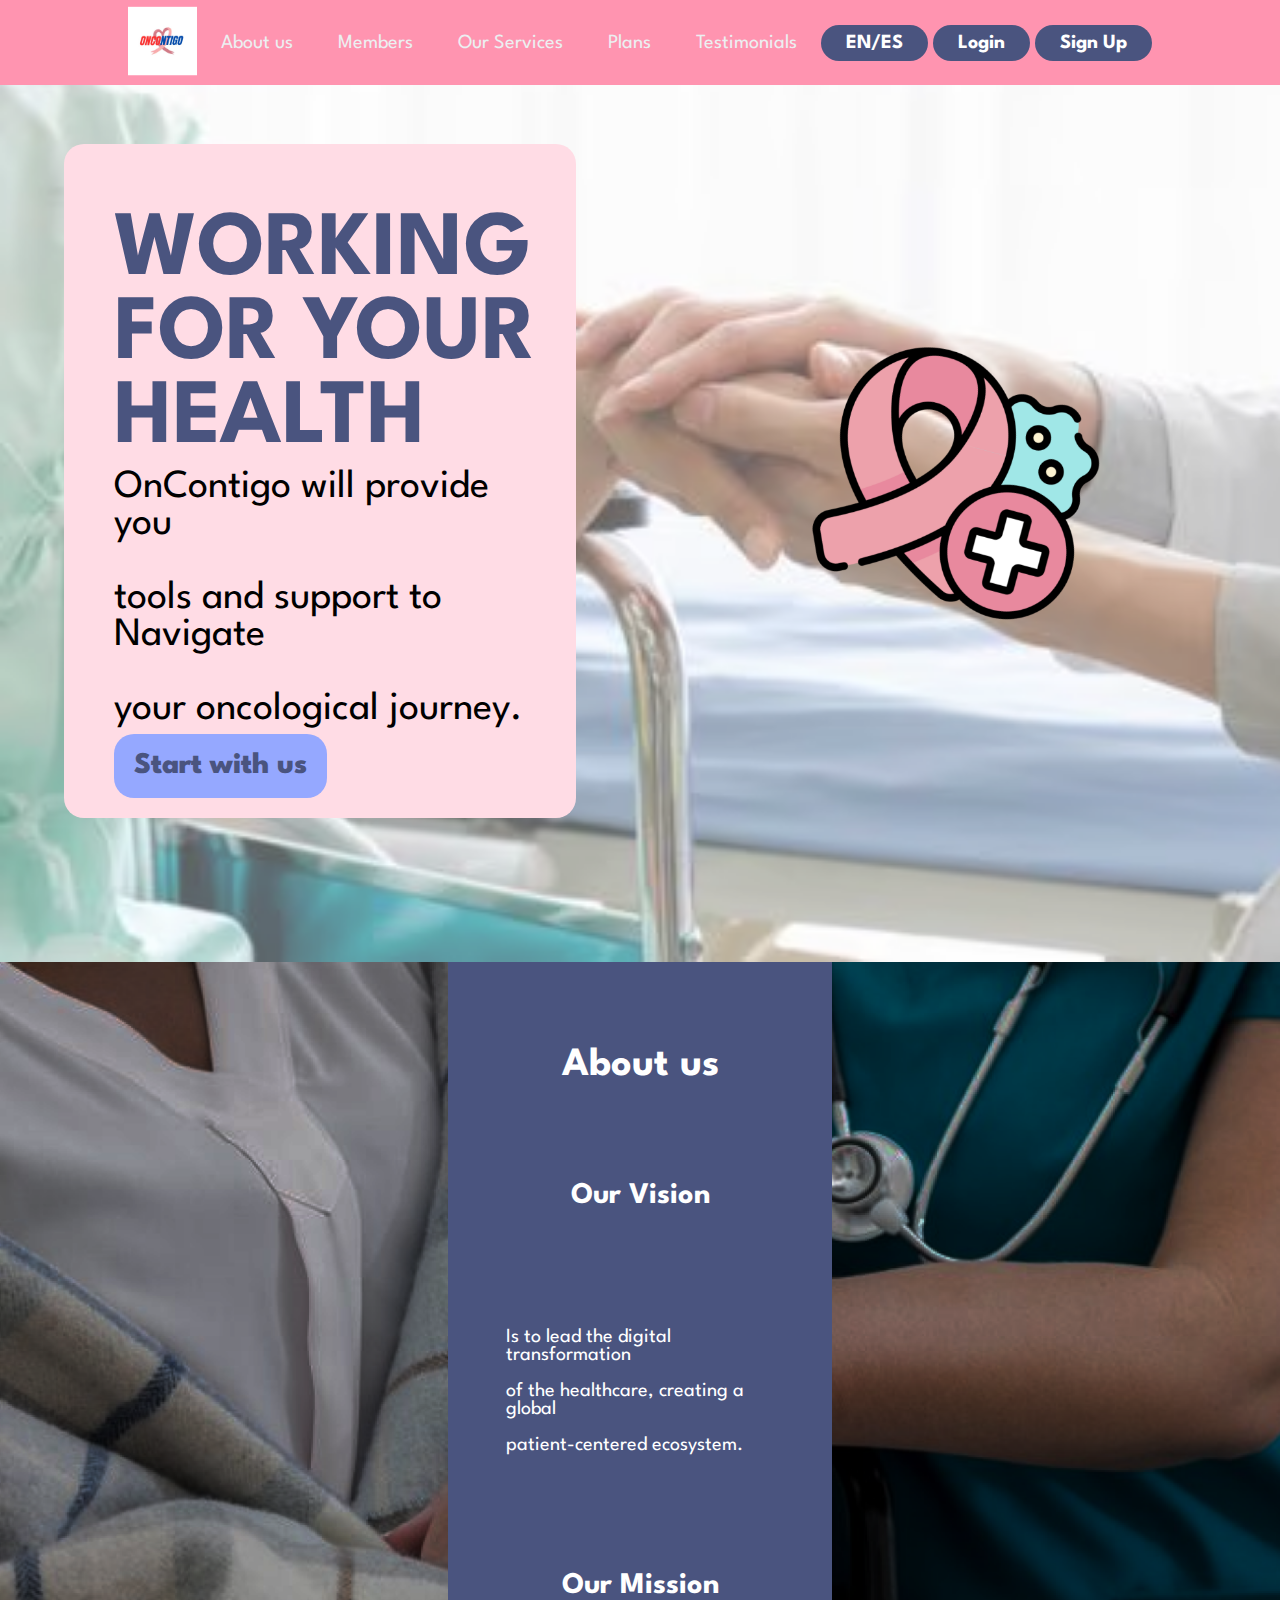
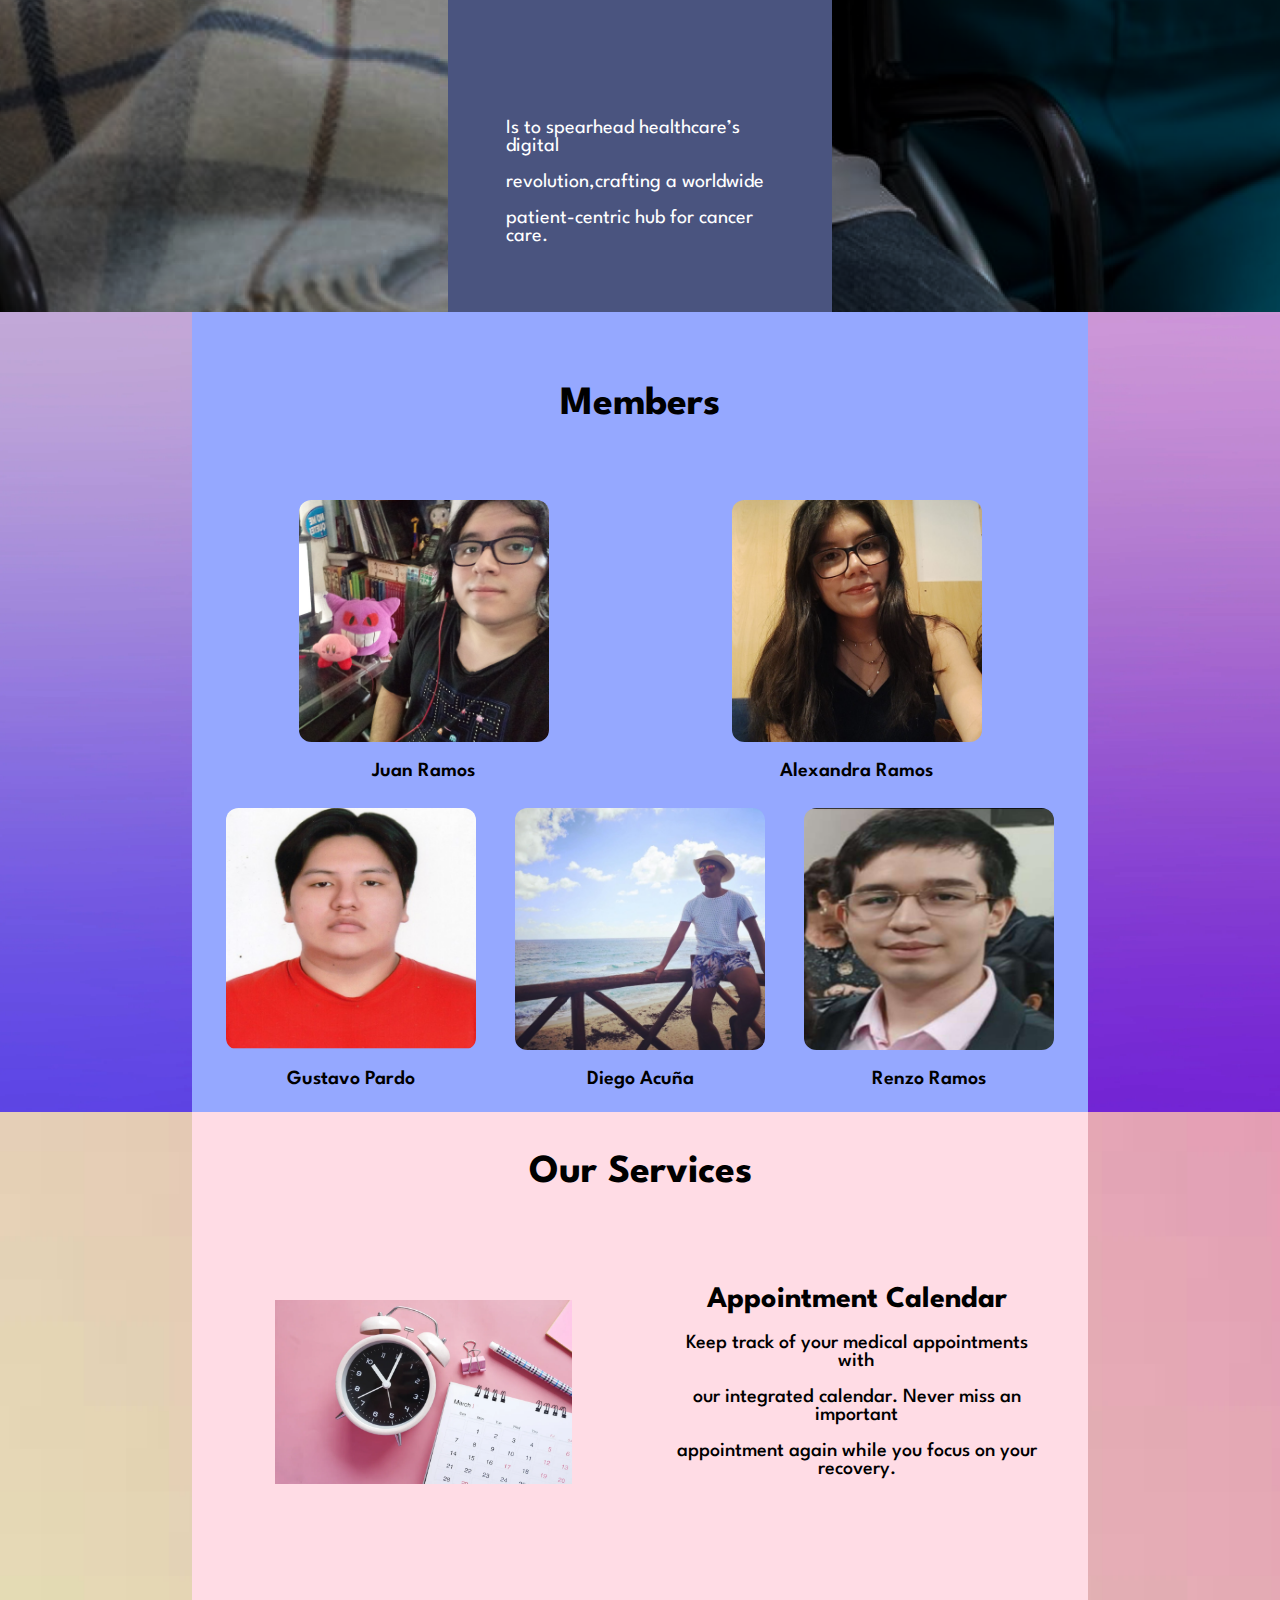
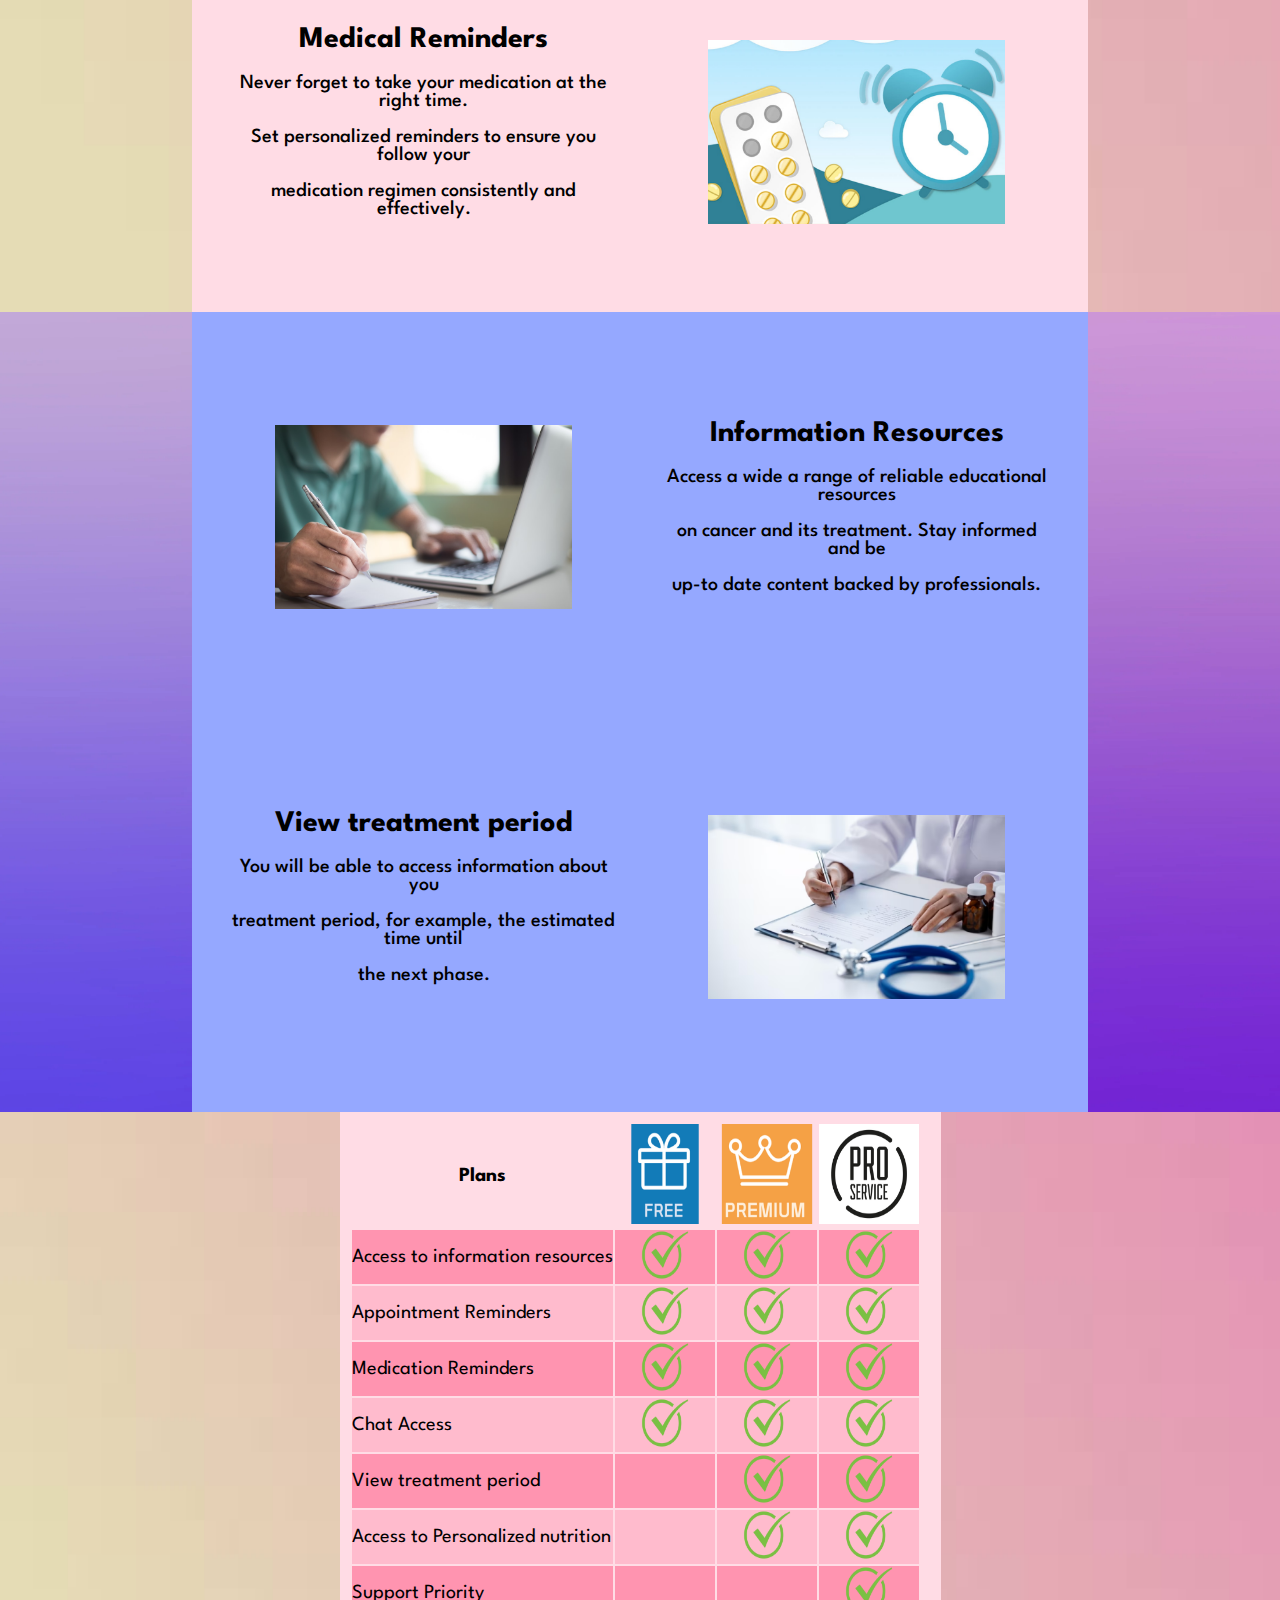
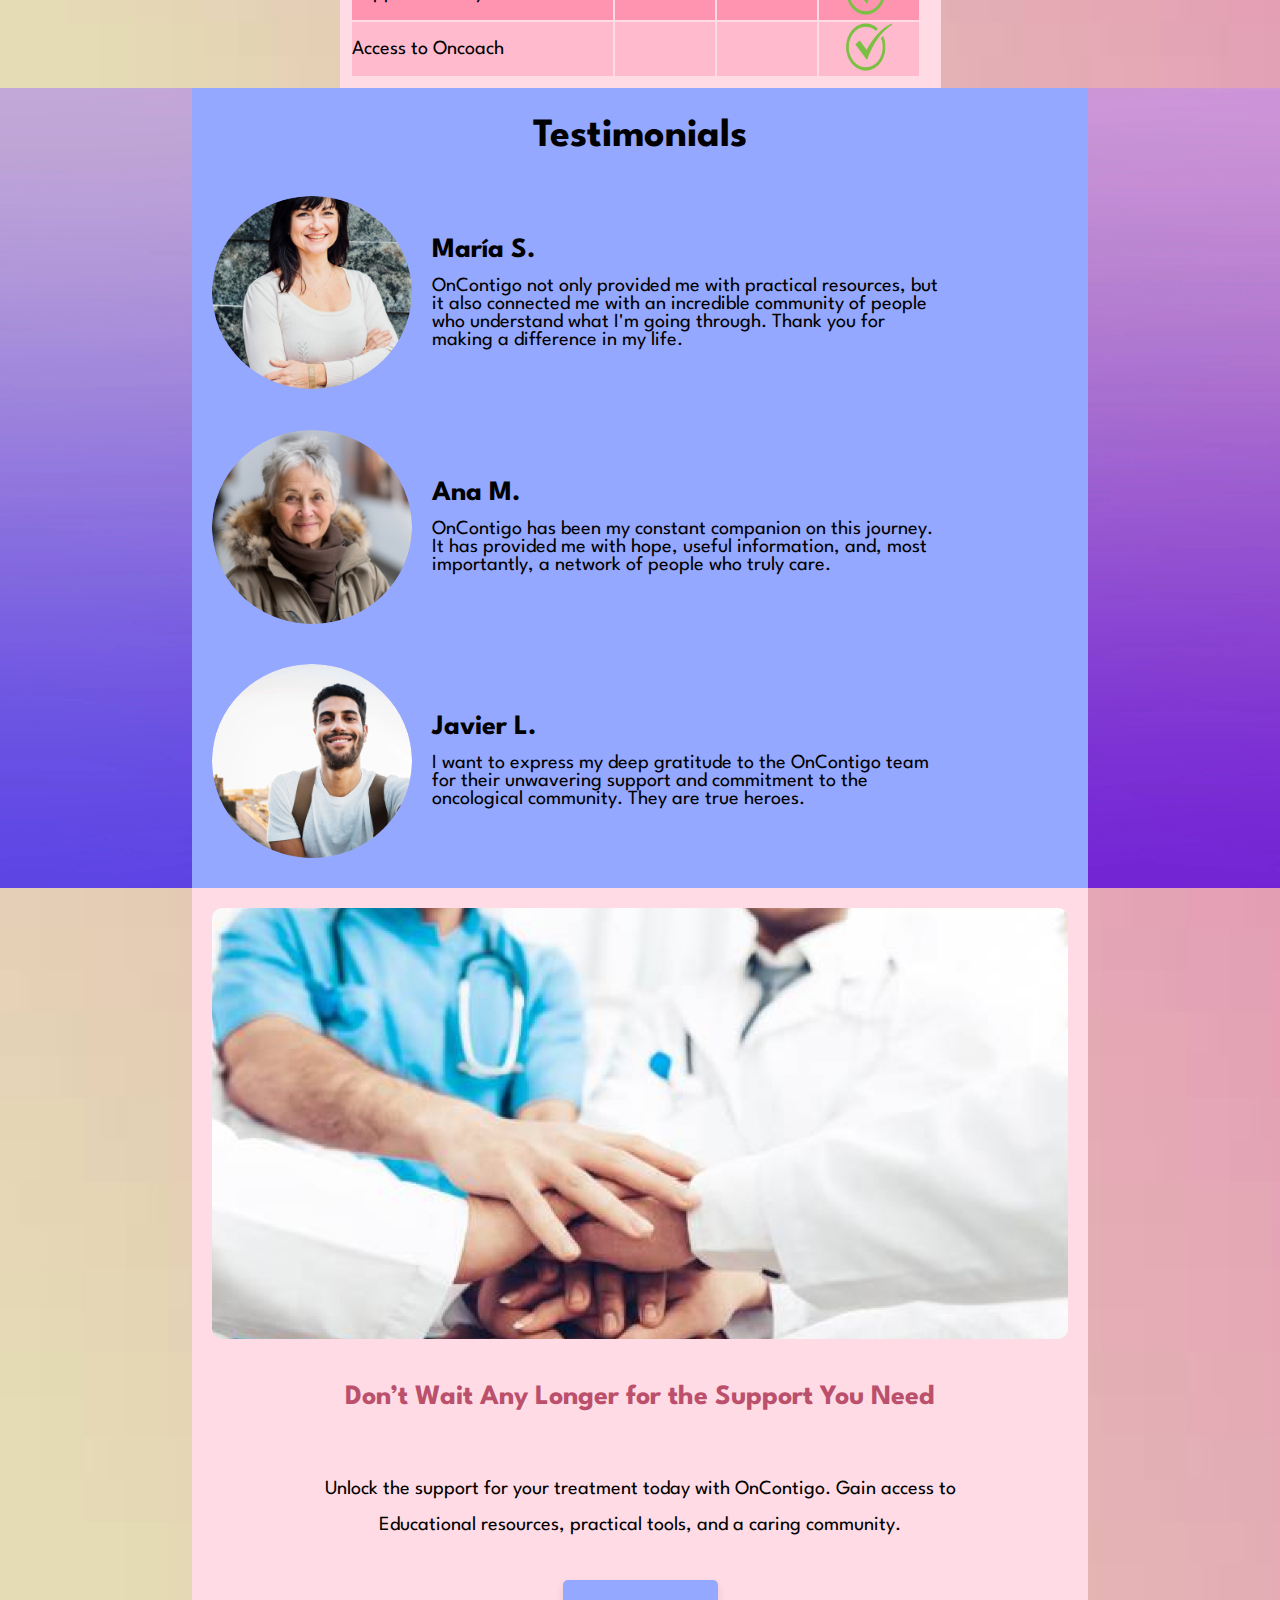
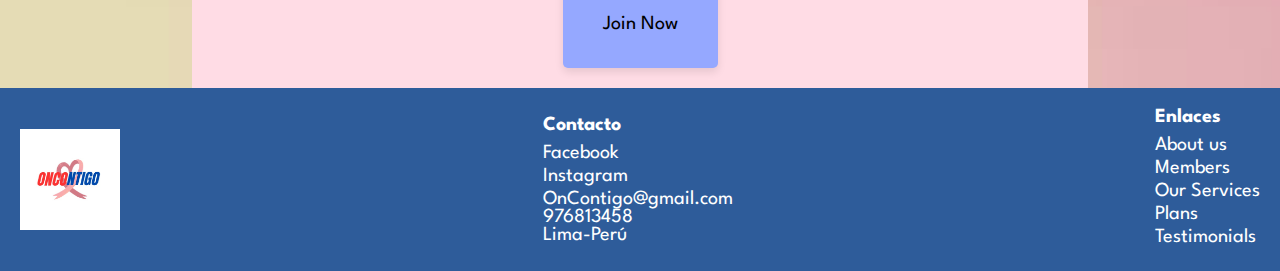
<file: index.html>
<!DOCTYPE html>
<html lang="en">
<head>
    <meta charset="UTF-8">
    <meta http-equiv="X-UA-Compatible" content="IE=edge">
    <meta name="viewport" content="width=device-width, initial-scale=1.0">
    <meta name="description" content="OnContigo is a digital platform that provides support and resources for cancer patients.">
    <meta name="keywords" content="cancer, cancer research, cancer support, cancer support platform, cancer support services, cancer support services, cancer support services, cancer support services, cancer support services, cancer support services, cancer support services, cancer support services, cancer support services, cancer support services, cancer support services, cancer support services, cancer support services, cancer support services, cancer support services">
    <meta name="author" content="Los Ramos">

    <link rel="icon" href="img/oncontigologo.png">
    <link rel="stylesheet" href="styles.css">
    <link rel="preconnect" href="https://fonts.googleapis.com">
    <link rel="preconnect" href="https://fonts.gstatic.com" crossorigin>
    <link href="https://fonts.googleapis.com/css2?family=League+Spartan:wght@100..900&display=swap" rel="stylesheet">
    <title>OnContigo</title>
    
</head>
<body>
    <header class="header">
        <div class="logo">
            <img src="img/oncontigologo.png" alt="logo-oncontigo">
        </div>
        <button class="hamburger" aria-label="Open Menu" onclick="displayMenu()">☰</button>
        <nav>
           <ul id="nav-links" class="nav-links">
                <li><a href="#about-us">About us</a></li>
                <li><a href="#members">Members</a></li>
                <li><a href="#services">Our Services</a></li>
                <li><a href="#plans">Plans</a></li>
                <li><a href="#testimonials">Testimonials</a></li>
           </ul>            
        </nav>
            <ul class="nav-btn">
                <a class="btn switcher" onclick="location.href='indexES.html'"><button>EN/ES</button></a>
                <a class="btn" onclick="location.href='https://onc-frontend-202401.web.app/'"><button>Login</button></a>
                <a class="btn" onclick="location.href='https://onc-frontend-202401.web.app/'"><button>Sign Up</button></a>
            </ul>
    </header>
    <main>
        <section class="full-width-image-section-1">
            <div class="column">
              <div class="square-to-app-web">
                <h1>WORKING FOR YOUR HEALTH</h1>
                <p>OnContigo will provide you <br><br>tools  and support to Navigate <br><br> your oncological journey.</p>
                <button onclick="location.href='https://onc-frontend-202401.web.app/'">Start with us</button>
              </div>
            </div>
            <div class="column">
              <div class="img-logo-first">
                    <img src="img/icon-oncontigo.png" alt="logo-oncontigo" width="50%">
              </div>
            </div>  
          </section>

          <section id="about-us" class="full-width-image-section-2">
            <div class="square-about-us">
                <h2>About us</h2>
                <h3>Our Vision</h3>
                <p>Is to lead the digital transformation <br><br>of the healthcare, creating a global <br><br>patient-centered ecosystem.</p>
                <h3>Our Mission</h3>
                <p>Is to spearhead healthcare’s digital <br><br> revolution,crafting a worldwide<br><br> patient-centric hub for cancer care.</p>
           
            </div>
          </section>


          <section id="members" class="full-width-image-section-3">
            <div class="square-members">
                <!-- Fila para el título -->
                <div class="members-title">
                  <h2>Members</h2>
                </div>
            
                <!-- Fila para los miembros (primer fila de imágenes) -->
                <div class="members-row">
                  <div class="member">
                    <img src="img/members/juan.png" alt="Juan Ramos">
                    <p>Juan Ramos</p>
                  </div>
                
                  <div class="member">
                    <img src="img/members/alexandra.png" alt="Alexandra Ramos">
                    <p>Alexandra Ramos</p>
                    </div>
                </div>
            
                <!-- Fila para los miembros (segunda fila de imágenes) -->
                <div class="members-row">
                  <div class="member">
                    <img src="img/members/gustavo.png" alt="Gustavo Pardo">
                    <p>Gustavo Pardo</p>
                  </div>
                  <div class="member"> 
                    <img src="img/members/diego.png" alt="Diego Acuña">
                    <p>Diego Acuña</p>
                  </div>
                  <div class="member">
                    <img src="img/members/renzo.png" alt="Renzo Ramos">
                    <p>Renzo Ramos</p>
                  </div>
                </div>
              </div>
          </section>
          <section id="services" class="full-width-image-section-4">
            <div class="square-our-services">
              <!-- Fila para el título -->
              <div class="services-title">
                <h2>Our Services</h2>
              </div>
              
              <!-- Segunda fila: Appointment Calendar -->
              <div class="services-row">
                <div class="service-image">
                    <!-- La imagen aquí es meramente ilustrativa; reemplaza 'path-to-your-image' con la ruta correcta -->
                    <img src="img/services-clock.png" alt="Appointment Calendar">
                  </div>
                <div class="service-text">
                  <h3>Appointment Calendar</h3>
                  <p>Keep track of your medical appointments with<br><br> our integrated calendar. Never miss an important<br><br>appointment again while you focus on your recovery.</p>
                </div>
             
              </div>
          
              <!-- Tercera fila: Medical Reminders -->
              <div class="services-row">
                <div class="service-text">
                  <h3>Medical Reminders</h3>
                  <p>Never forget to take your medication at the right time.<br><br> Set personalized reminders to ensure you follow your<br><br> medication regimen consistently and effectively.</p>
                </div>
                <div class="service-image">
                  <!-- La imagen aquí es meramente ilustrativa; reemplaza 'path-to-your-image' con la ruta correcta -->
                  <img src="img/services-clock2.png" alt="Medical Reminders">
                </div>
              </div>
            </div>
          </section>
          <section class="full-width-image-section-5">
            <div class="square-our-services-2">
              
              <!-- Segunda fila: Appointment Calendar -->
              <div class="services-row">
                <div class="service-image">
                    <!-- La imagen aquí es meramente ilustrativa; reemplaza 'path-to-your-image' con la ruta correcta -->
                    <img src="img/services-write.png" alt="Appointment Calendar">
                  </div>
                <div class="service-text">
                  <h3>Information Resources</h3>
                  <p>Access a wide a range of reliable educational resources <br><br> on cancer and its treatment. Stay informed and be  <br><br>up-to date content backed by professionals.</p>
                </div>
             
              </div>
          
              <!-- Tercera fila: Medical Reminders -->
              <div class="services-row">
                <div class="service-text">
                  <h3>View treatment period</h3>
                  <p>You will be able to access information about you <br><br> treatment period, for example, the estimated time until<br><br>the next phase.</p>
                </div>
                <div class="service-image">
                  <!-- La imagen aquí es meramente ilustrativa; reemplaza 'path-to-your-image' con la ruta correcta -->
                  <img src="img/services-write2.png" alt="Medical Reminders">
                </div>
              </div>
            </div>
          </section>
          <section id="plans" class="full-width-image-section-6">
              <table class="square-plans bg-soft-pink">
                  <tr class="bg-soft-pink">
                      <th>Plans</th>
                      <th><img class="plan-img" src="img/plan-basic.png" alt="Basic Plan"></th>
                      <th><img class="plan-img" src="img/plan-premium.png" alt="Premium Plan"></th>
                      <th><img class="plan-img" src="img/plan-pro-service.png" alt="Pro Plan"></th>
                  </tr>
                  <tr class="bg-strong-pink">
                      <td>Access to information resources</td>
                      <td class="text-center"><img class="check-img" src="img/check.png" alt="Check"></td>
                      <td class="text-center"><img class="check-img" src="img/check.png" alt="Check"></td>
                      <td class="text-center"><img class="check-img" src="img/check.png" alt="Check"></td>
                  </tr>
                  <tr class="bg-soft-pink2">
                      <td>Appointment Reminders</td>
                      <td class="text-center"><img class="check-img" src="img/check.png" alt="Check"></td>
                      <td class="text-center"><img class="check-img" src="img/check.png" alt="Check"></td>
                      <td class="text-center"><img class="check-img" src="img/check.png" alt="Check"></td>
                  </tr>
                  <tr class="bg-strong-pink">
                      <td>Medication Reminders</td>
                      <td class="text-center"><img class="check-img" src="img/check.png" alt="Check"></td>
                      <td class="text-center"><img class="check-img" src="img/check.png" alt="Check"></td>
                      <td class="text-center"><img class="check-img" src="img/check.png" alt="Check"></td>
                  </tr>
                  <tr class="bg-soft-pink2">
                      <td>Chat Access</td>
                      <td class="text-center"><img class="check-img" src="img/check.png" alt="Check"></td>
                      <td class="text-center"><img class="check-img" src="img/check.png" alt="Check"></td>
                      <td class="text-center"><img class="check-img" src="img/check.png" alt="Check"></td>
                  </tr>
                  <tr class="bg-strong-pink">
                      <td>View treatment period</td>
                      <td></td>
                      <td class="text-center"><img class="check-img" src="img/check.png" alt="Check"></td>
                      <td class="text-center"><img class="check-img" src="img/check.png" alt="Check"></td>
                  </tr>
                  <tr class="bg-soft-pink2">
                      <td>Access to Personalized nutrition</td>
                      <td></td>
                      <td class="text-center"><img class="check-img" src="img/check.png" alt="Check"></td>
                      <td class="text-center"><img class="check-img" src="img/check.png" alt="Check"></td>
                  </tr>
                  <tr class="bg-strong-pink">
                      <td>Support Priority</td>
                      <td></td>
                      <td></td>
                      <td class="text-center"><img class="check-img" src="img/check.png" alt="Check"></td>
                  </tr>
                  <tr class="bg-soft-pink2">
                      <td>Access to Oncoach</td>
                      <td></td>
                      <td></td>
                      <td class="text-center"><img class="check-img" src="img/check.png" alt="Check"></td>
                  </tr>
              </table>
          </section>

          <section id="testimonials" class="full-width-image-section-7">
            <div class="square-testimonials">
              <!-- Título de la sección -->
              <h2 class="testimonials-title">Testimonials</h2>
              
              <!-- Testimonio 1 -->
              <div class="testimonial">
                <img src="img/maria.png" alt="María S.">
                <div class="testimonial-text">
                  <h3>María S.</h3>
                  <p>OnContigo not only provided me with practical resources, but it also connected me with an incredible community of people who understand what I'm going through. Thank you for making a difference in my life.</p>
                </div>
              </div>
              
              <!-- Testimonio 2 -->
              <div class="testimonial">
                <img src="img/ana.png" alt="Ana M.">
                <div class="testimonial-text">
                  <h3>Ana M.</h3>
                  <p>OnContigo has been my constant companion on this journey. It has provided me with hope, useful information, and, most importantly, a network of people who truly care.</p>
                </div>
              </div>
              
              <!-- Testimonio 3 -->
              <div class="testimonial">
                <img src="img/javier.png" alt="Javier L.">
                <div class="testimonial-text">
                  <h3>Javier L.</h3>
                  <p>I want to express my deep gratitude to the OnContigo team for their unwavering support and commitment to the oncological community. They are true heroes.</p>
                </div>
              </div>
            </div>
          </section>
          <section class="full-width-image-section-8">
            <div class="square-call-to-action">
              <!-- Fila para la imagen -->
              <div class="call-to-action-image"></div> <!-- La imagen se establece en el CSS -->
              <!-- Fila para el título -->
              <h2 class="call-to-action-title">Don’t Wait Any Longer for the Support You Need</h2>
              <!-- Fila para el texto -->
              <p class="call-to-action-text">Unlock the support for your treatment today with OnContigo. Gain access to <br><br> Educational resources, practical tools, and a caring community.</p>
              <!-- Fila para el botón -->
              <button onclick="location.href='https://onc-frontend-202401.web.app/'" class="call-to-action-button">Join Now</button>
            </div>
          </section>
          <footer class="footer">
            <div class="footer-logo">
              <!-- Coloca aquí el logo de la empresa -->
              <img src="img/oncontigologo.png" alt="OnContigo Logo">
            </div>
            <div class="footer-contact">
              <h4>Contacto</h4>
              <a href="https://www.facebook.com/" target="_blank">Facebook</a>
              <a href="https://www.instagram.com/" target="_blank">Instagram</a>
              <p>OnContigo@gmail.com</p>
              <p>976813458</p>
              <p>Lima-Perú</p>
            </div>
            <div class="footer-links">
              <h4>Enlaces</h4>
              <a href="#about-us">About us</a>
              <a href="#members">Members</a>
              <a href="#services">Our Services</a>
              <a href="#plans">Plans</a>
              <a href="#testimonials">Testimonials</a>
            </div>
            
          </footer>
          
    </main>
</body>
</html>
<script>
    function displayMenu(e) {
        let list = document.getElementById('nav-links');
        console.log(list);
        if (list.style.display === "none") {
            list.style.display = "block";
        } else {
            list.style.display = "none";
        }
    }
</script>
</file>
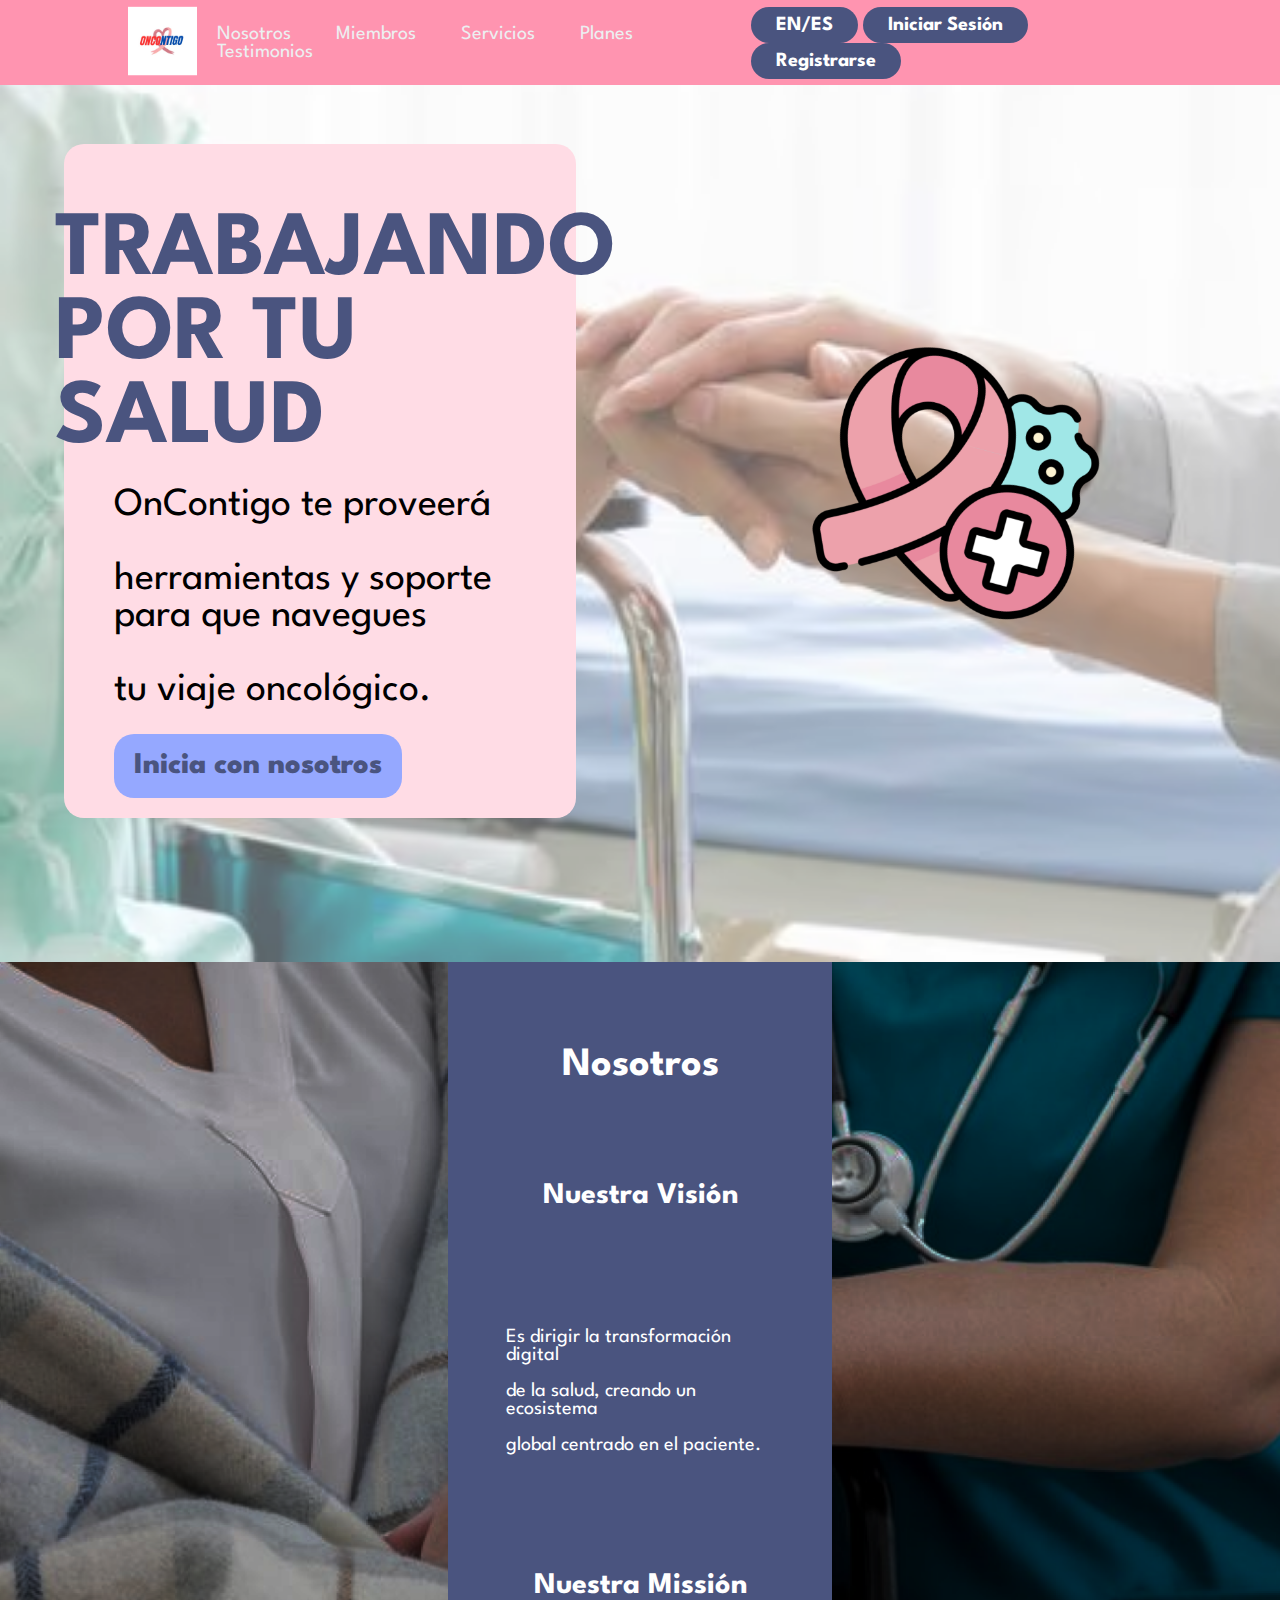
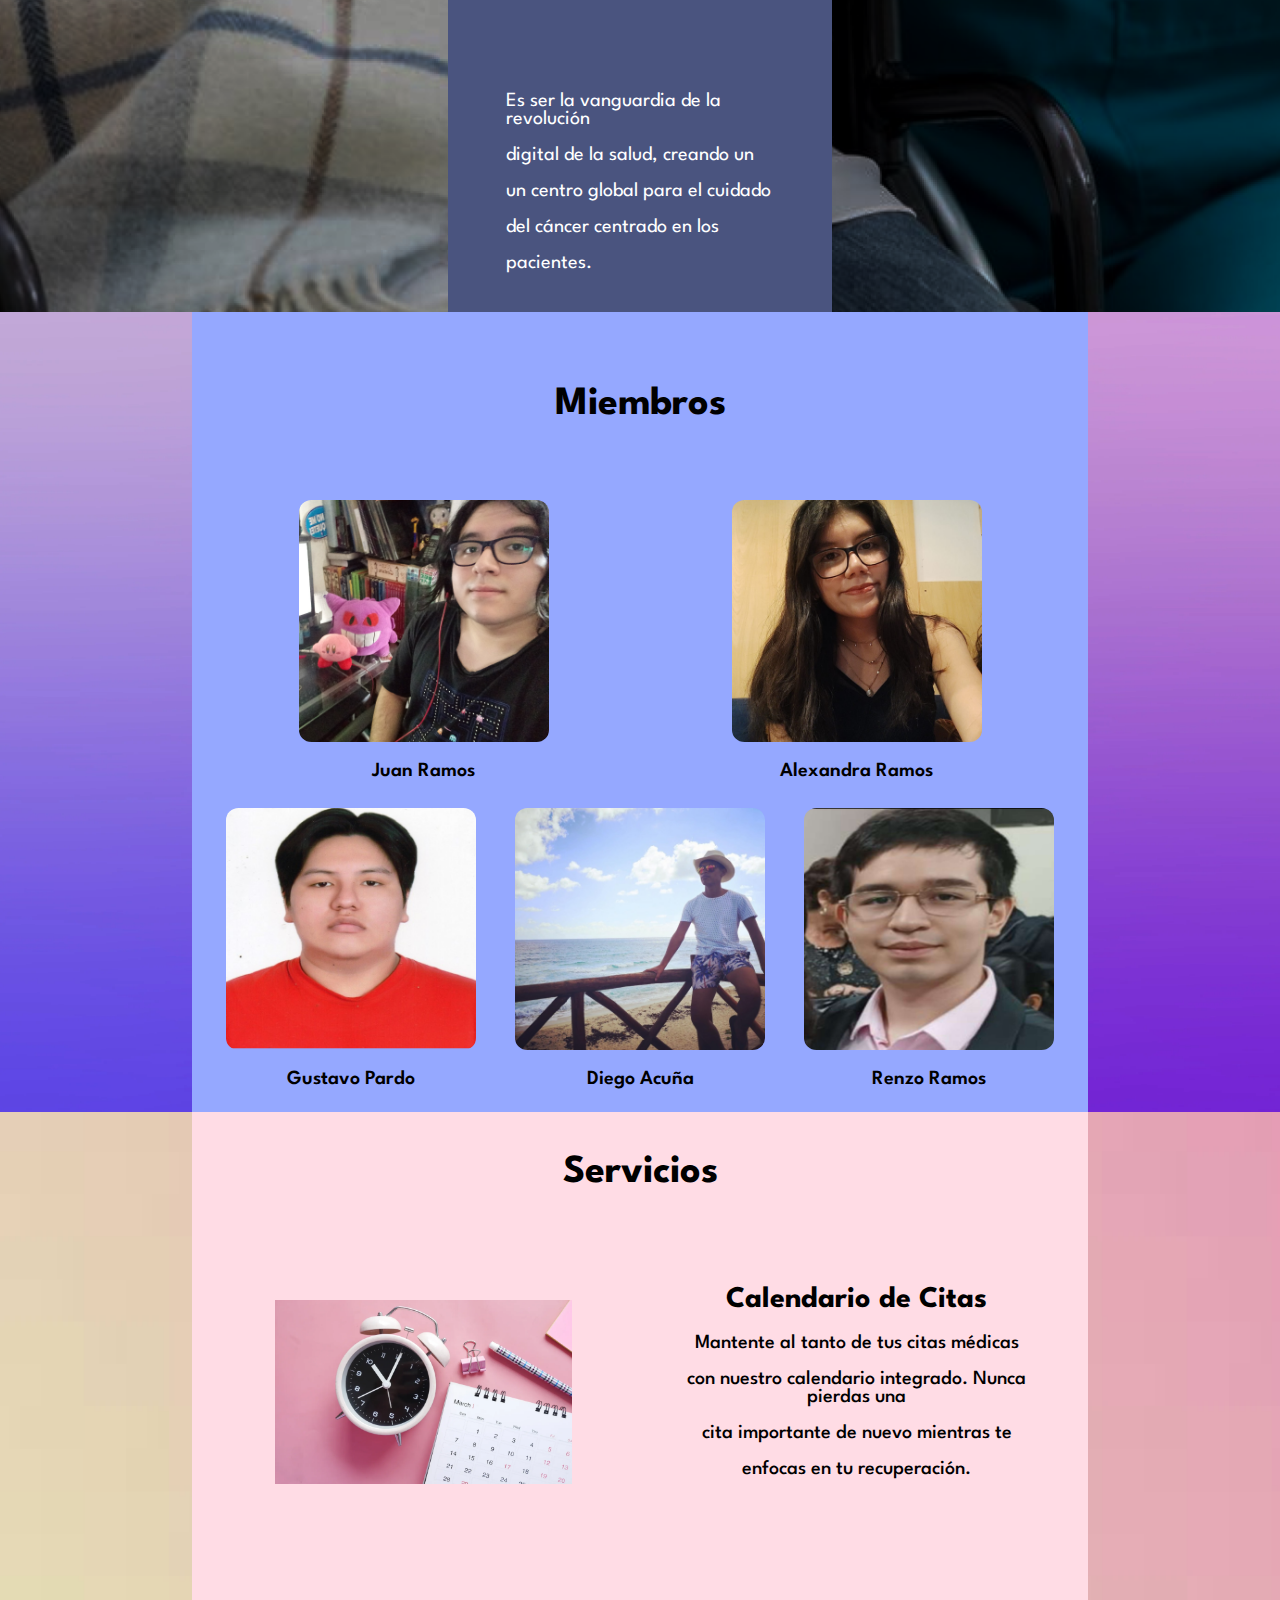
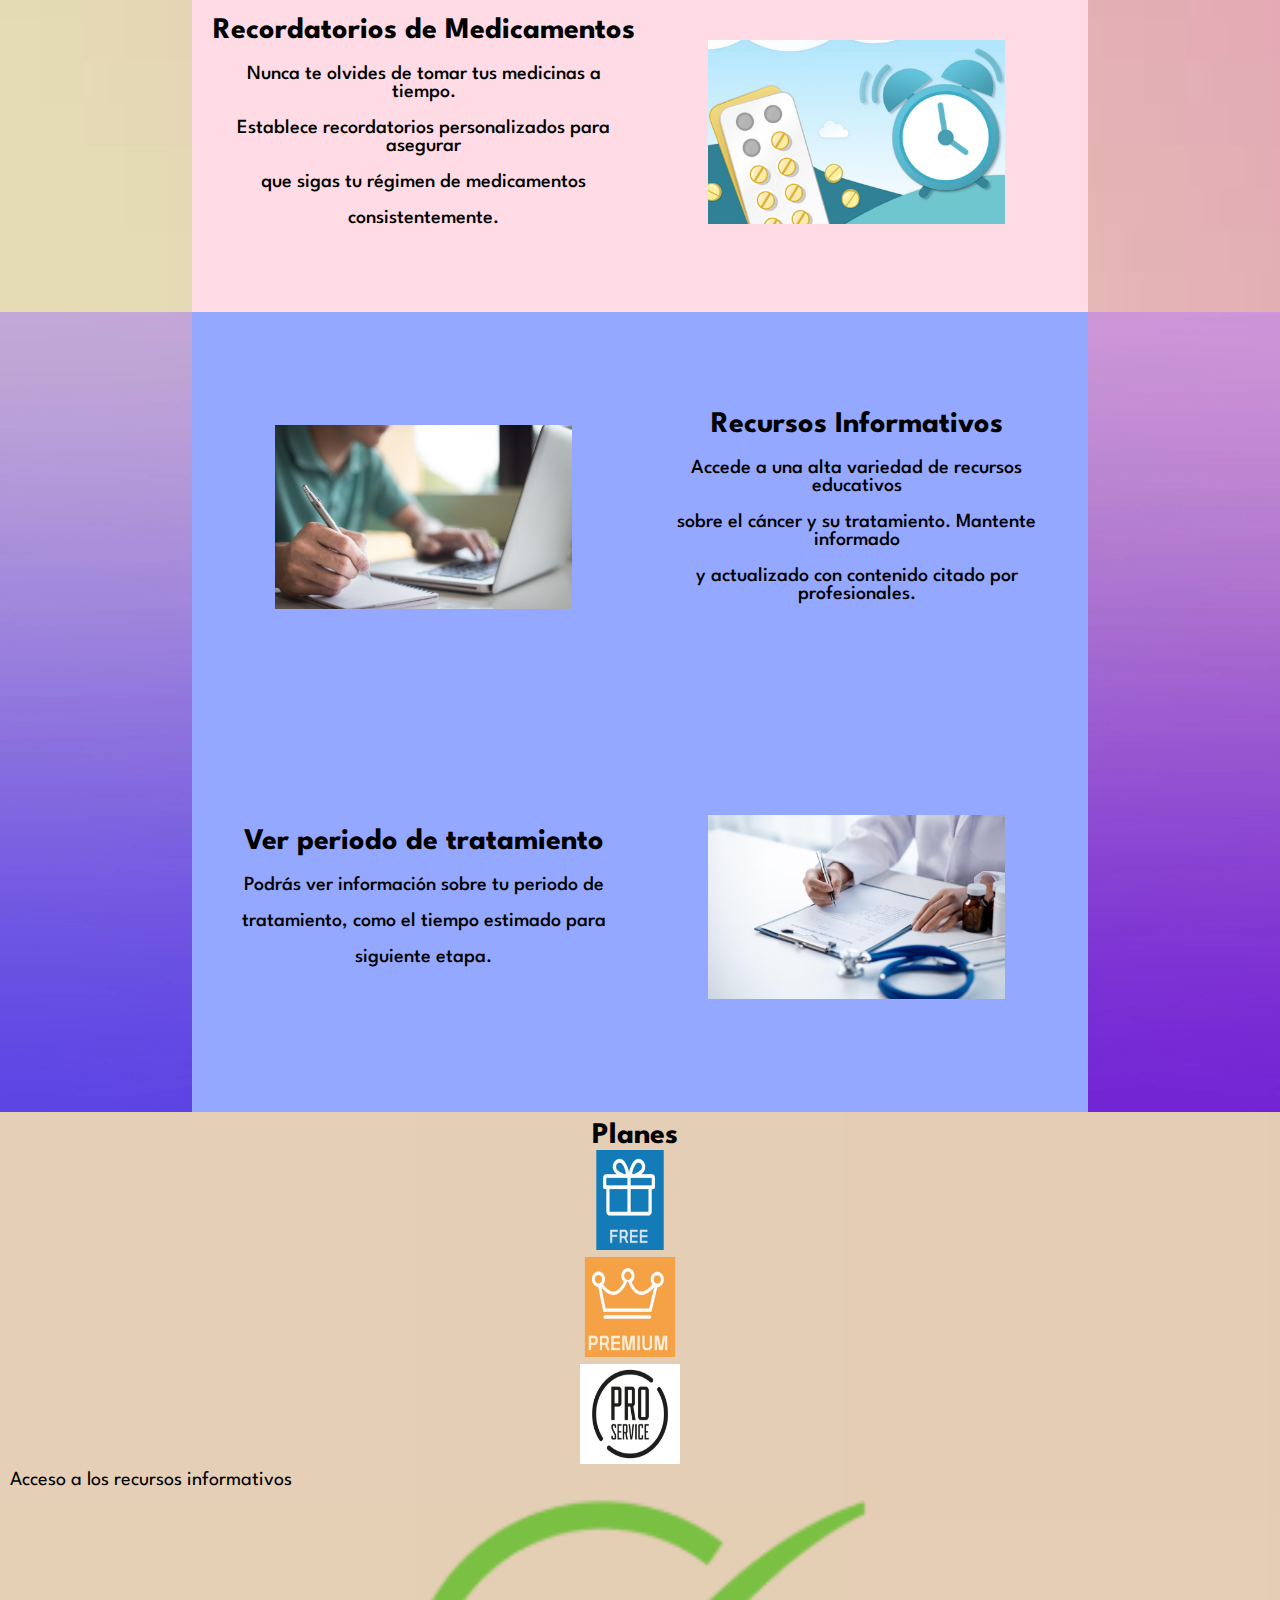
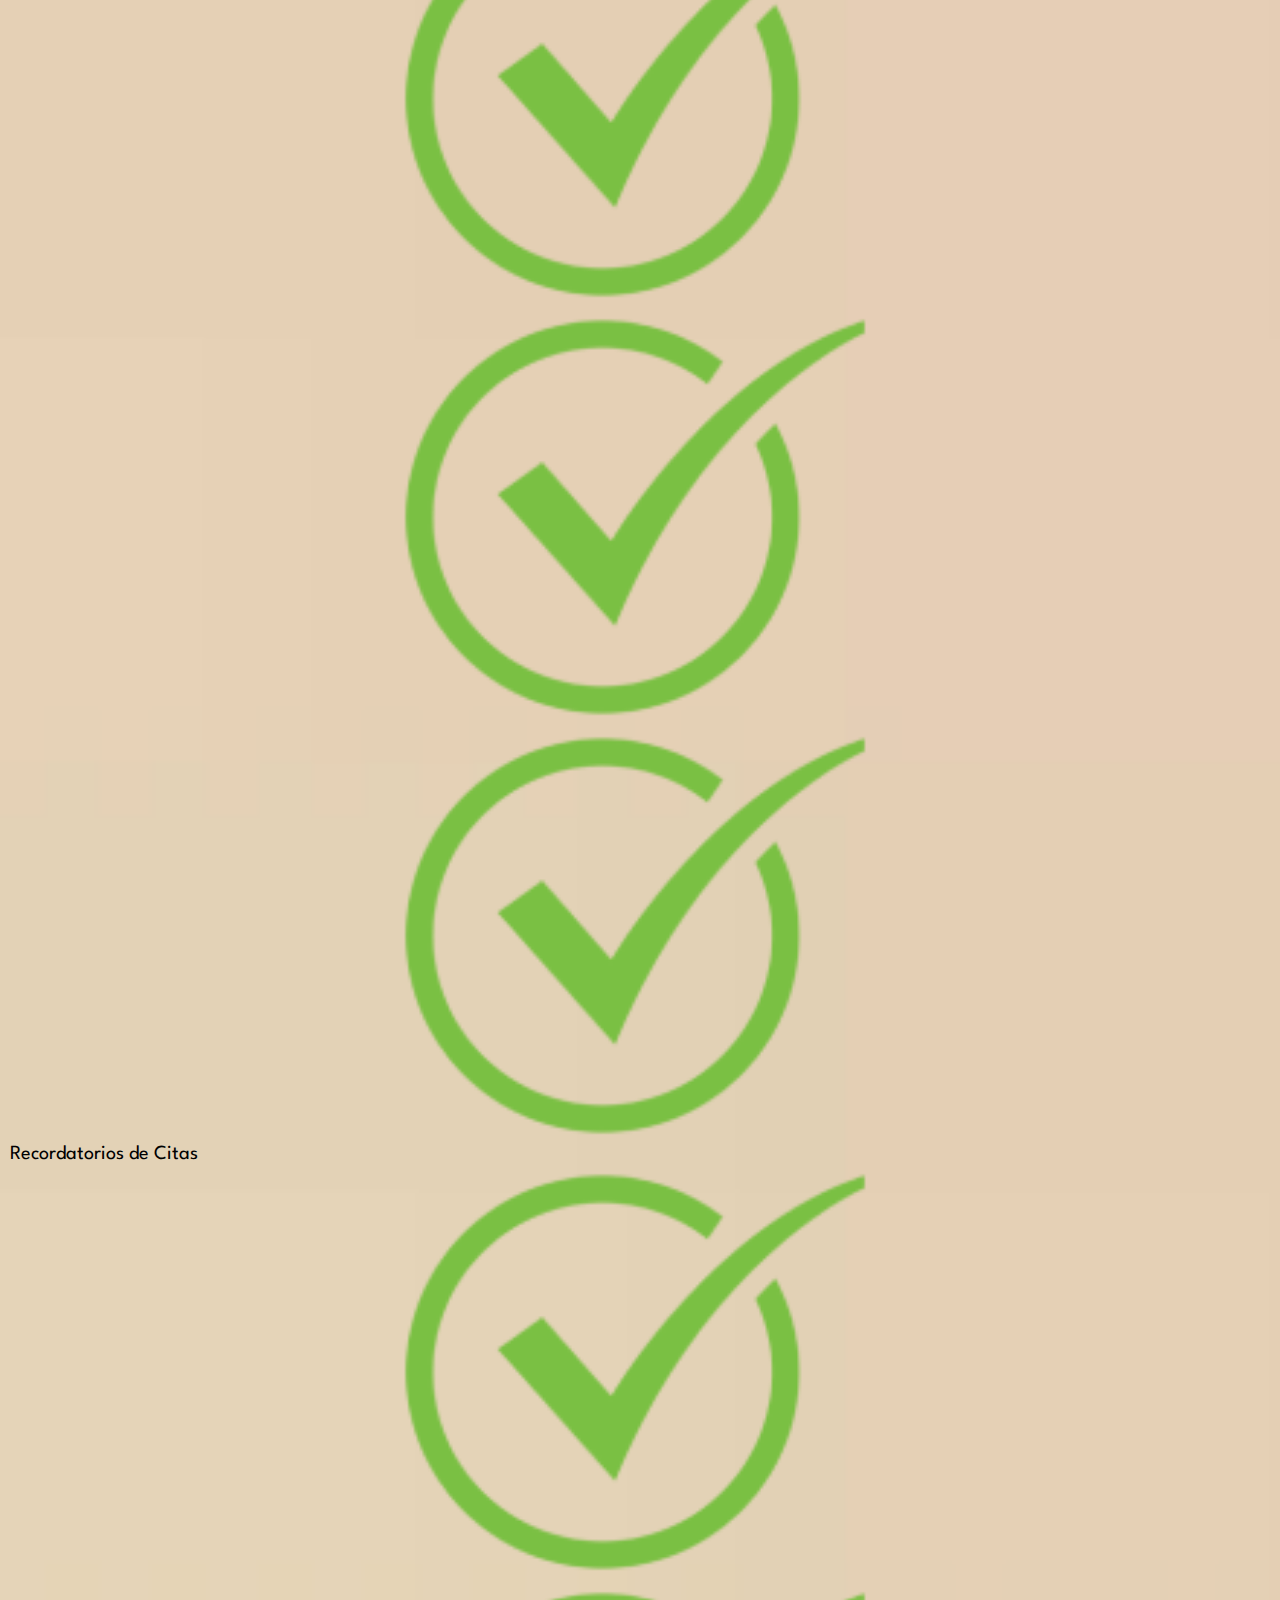
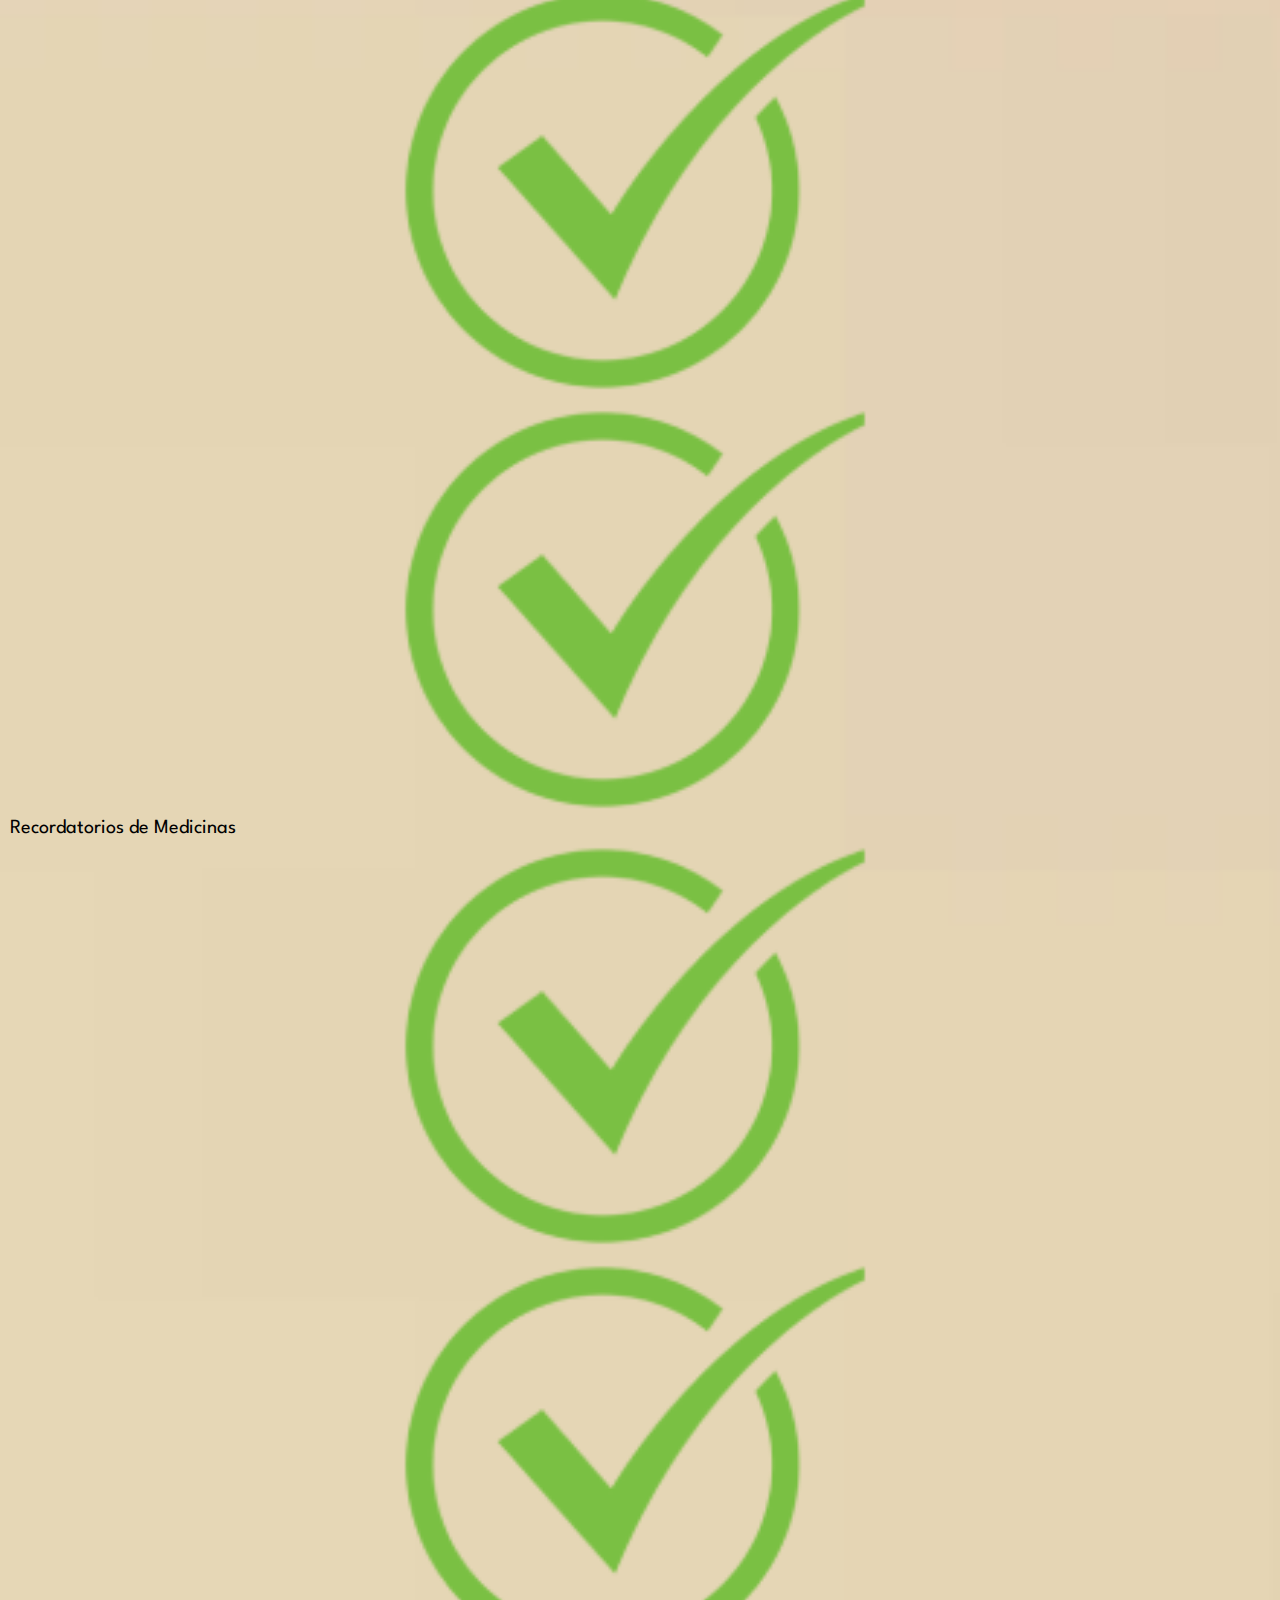
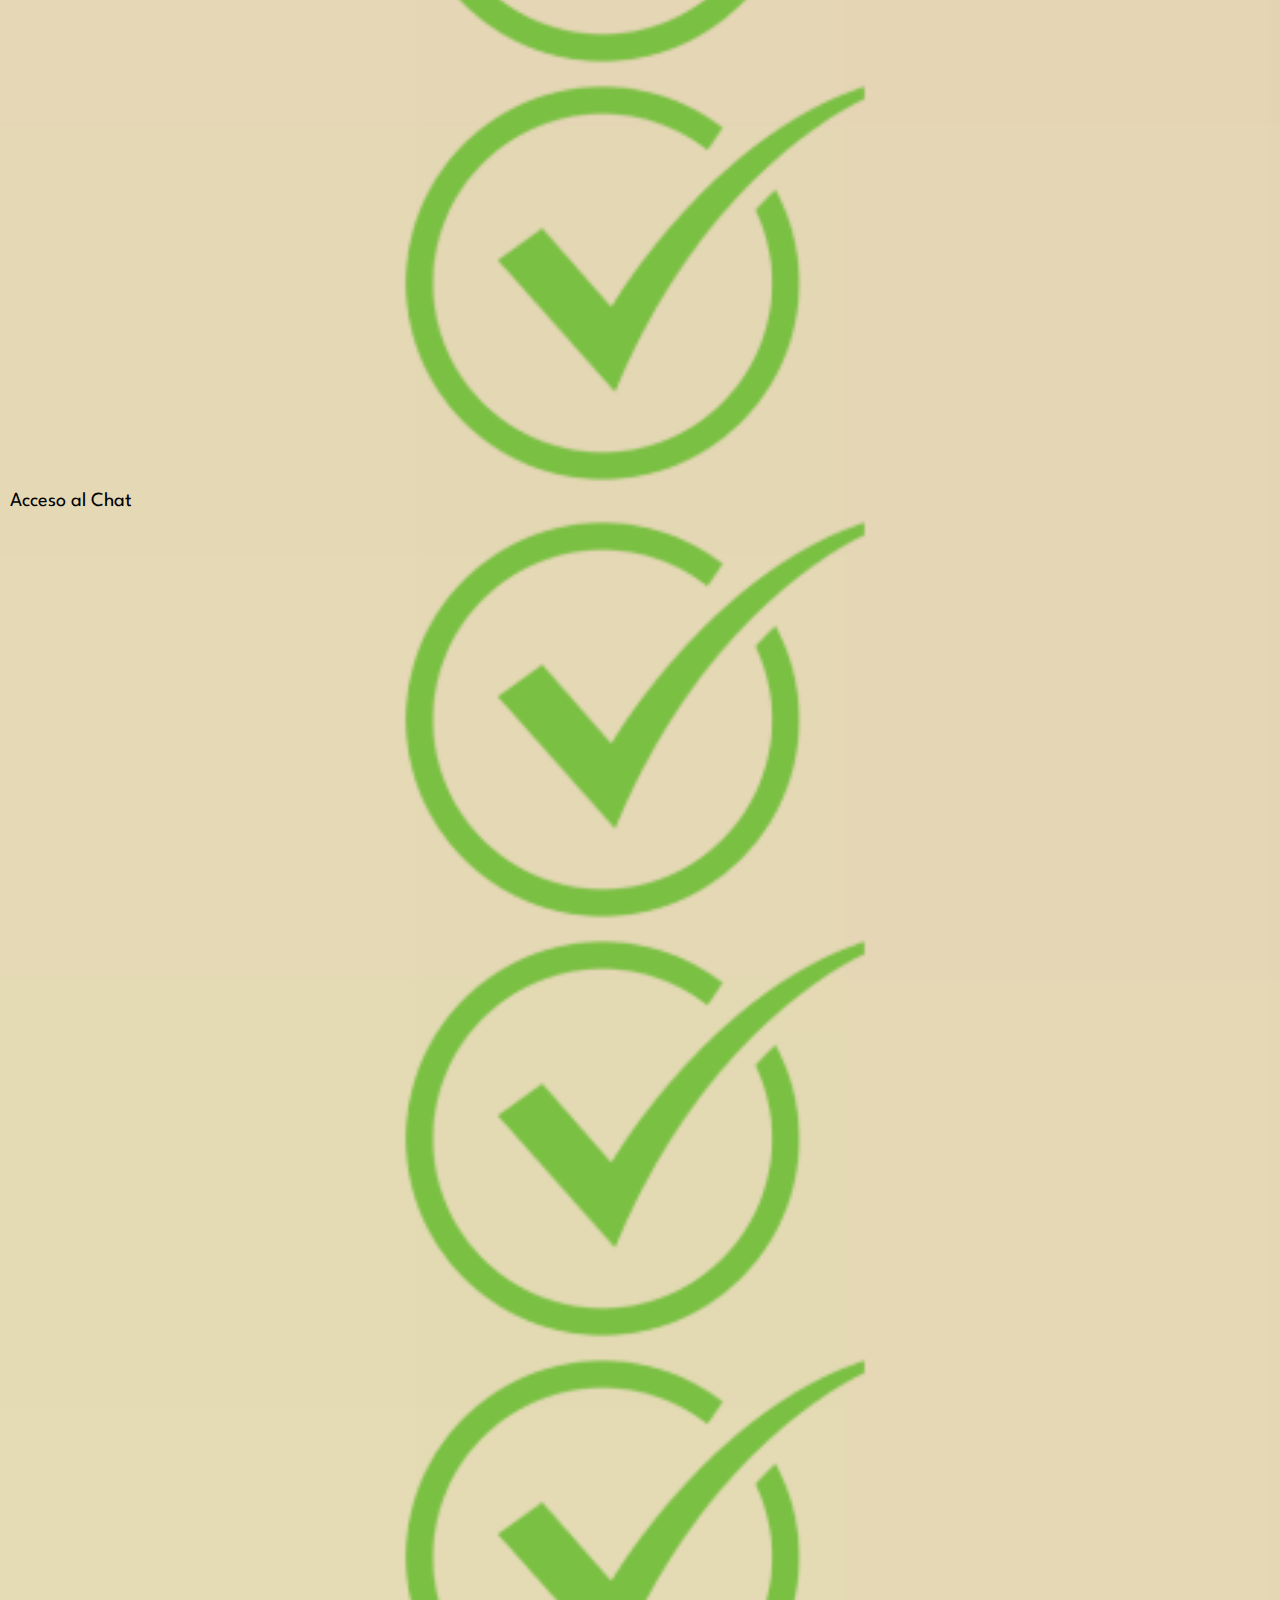
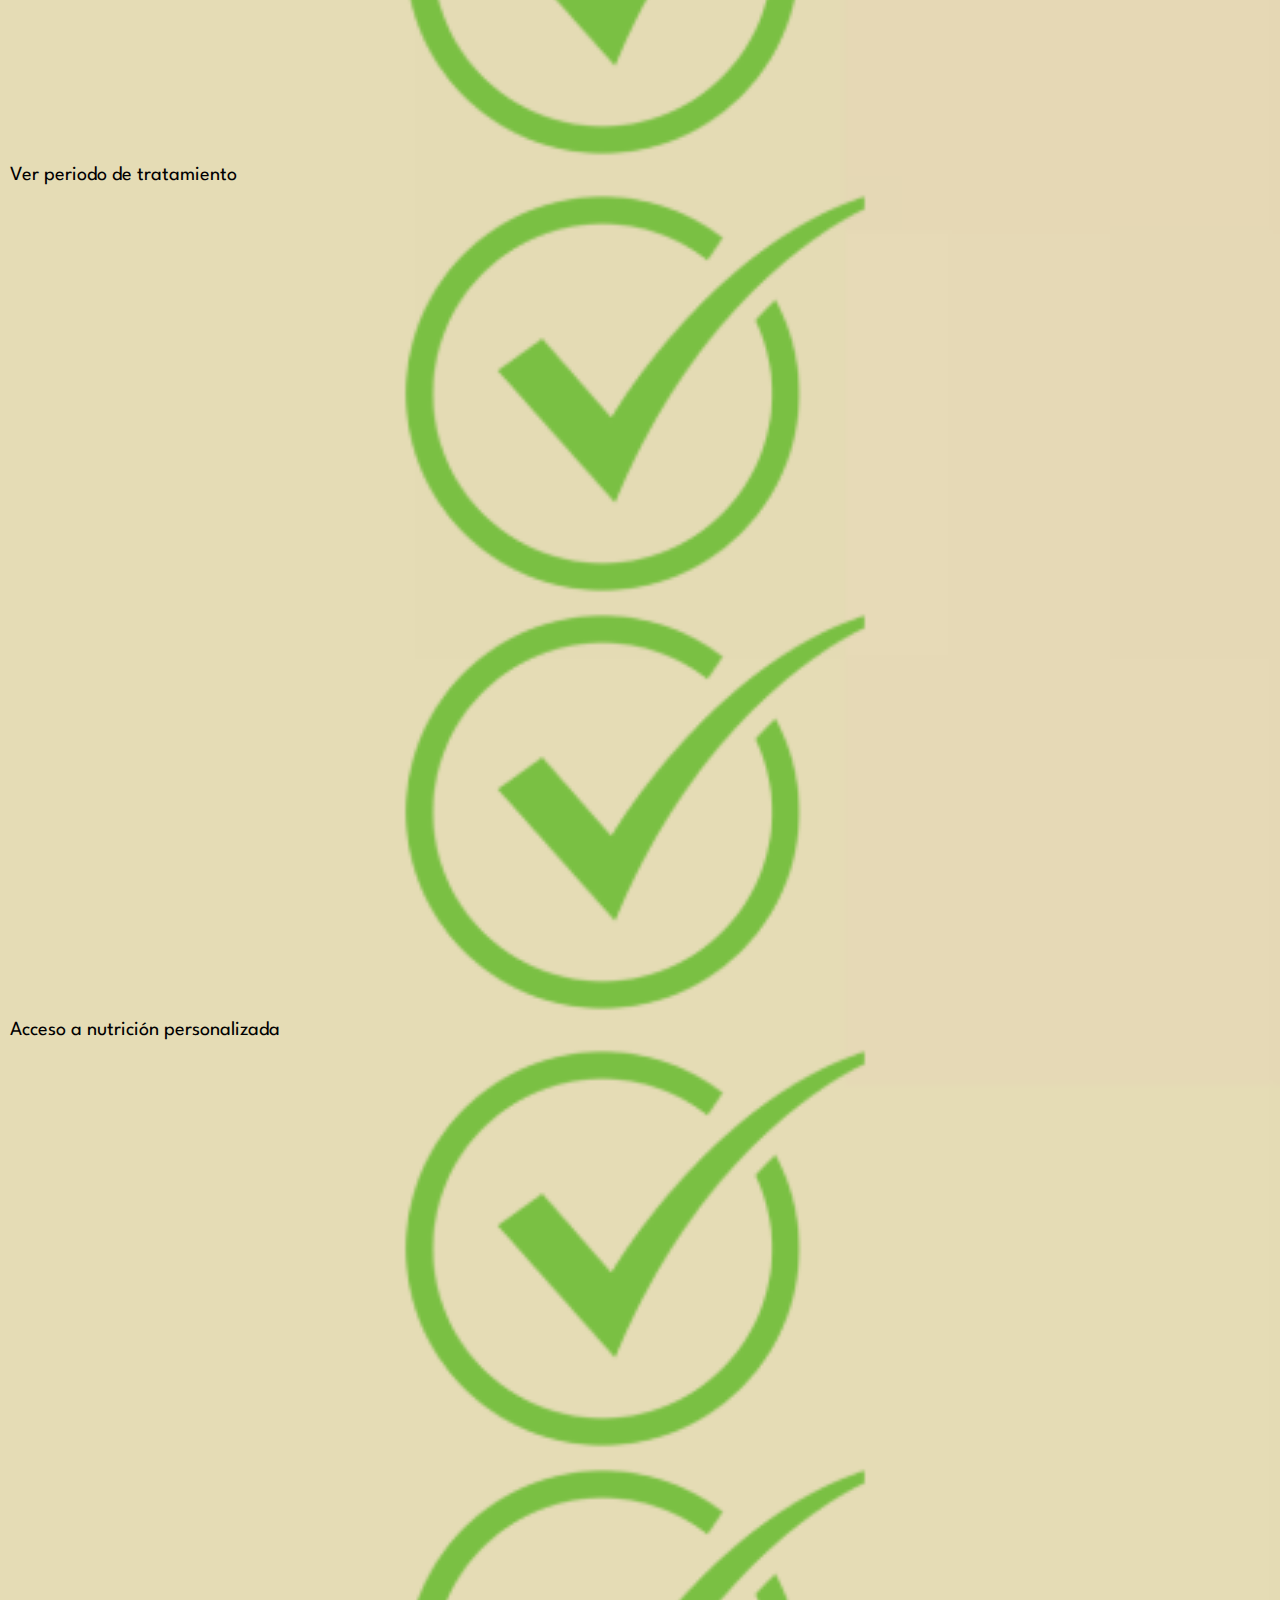
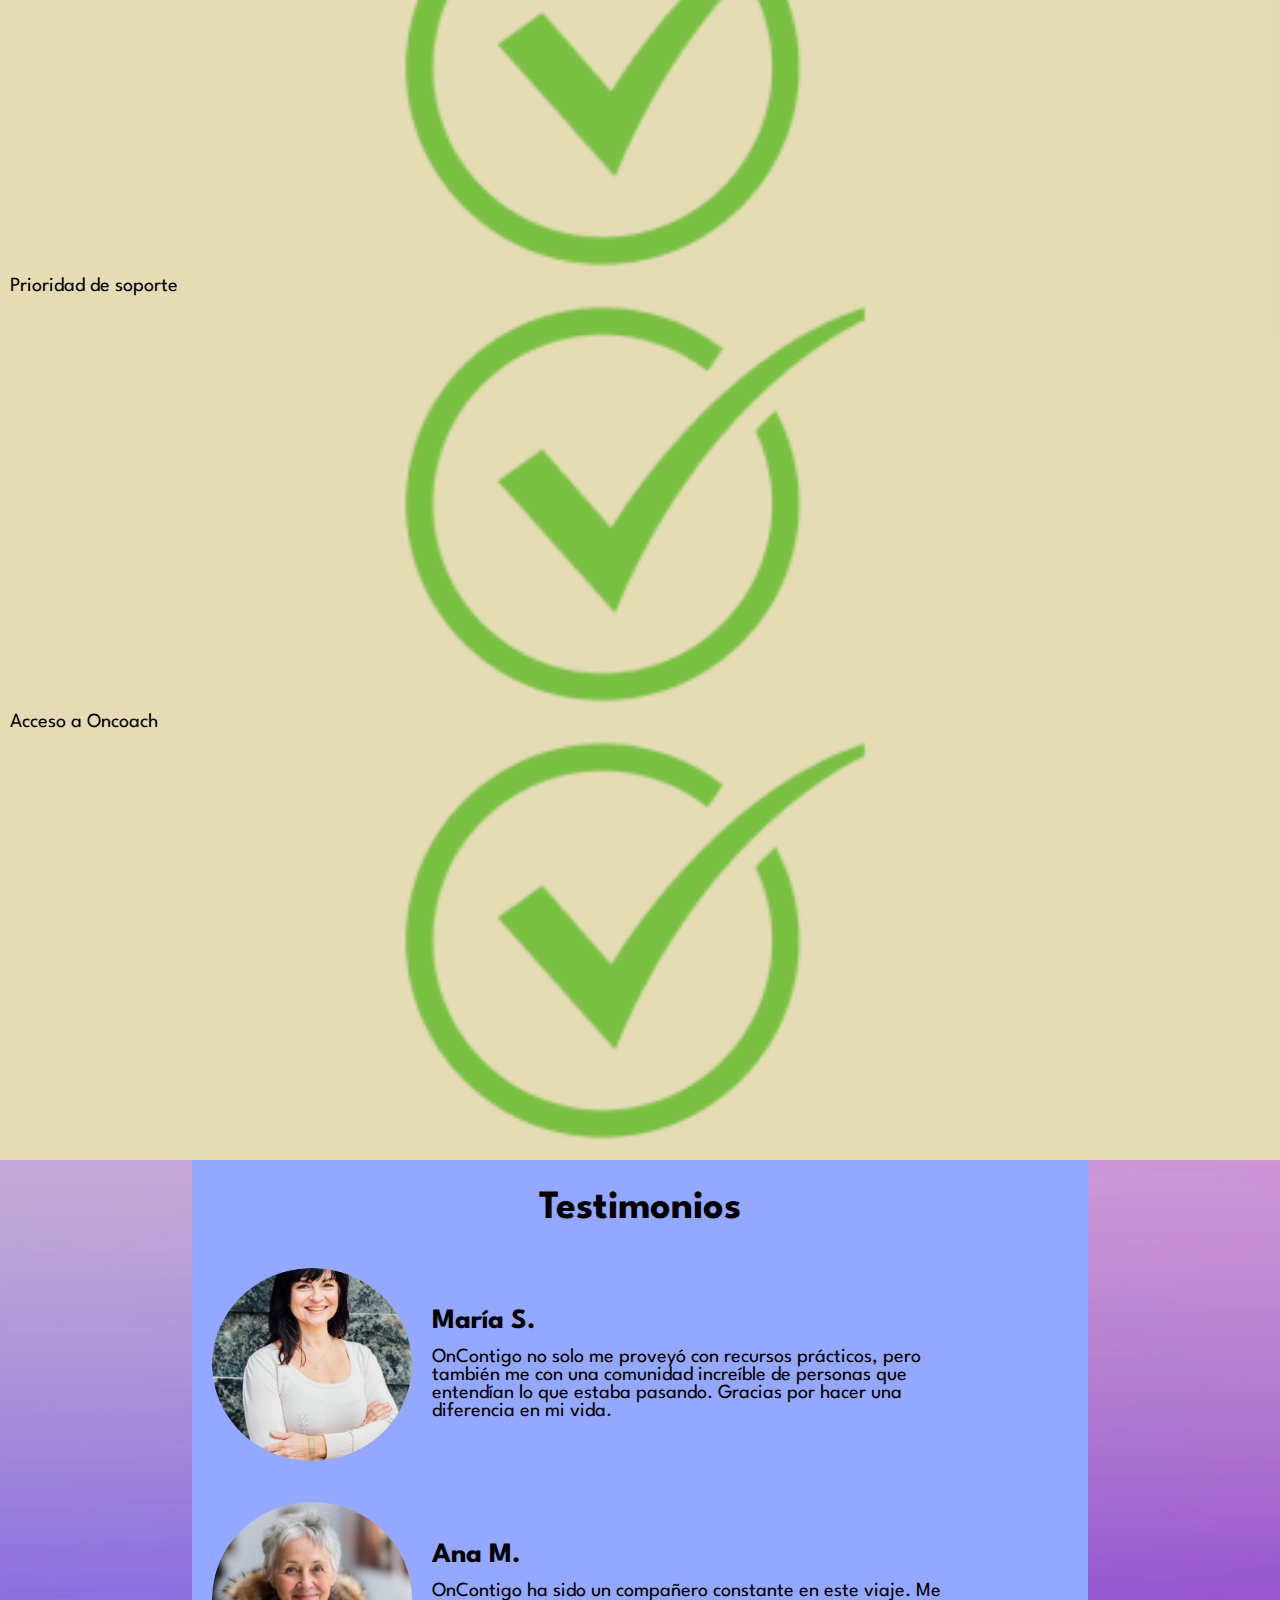
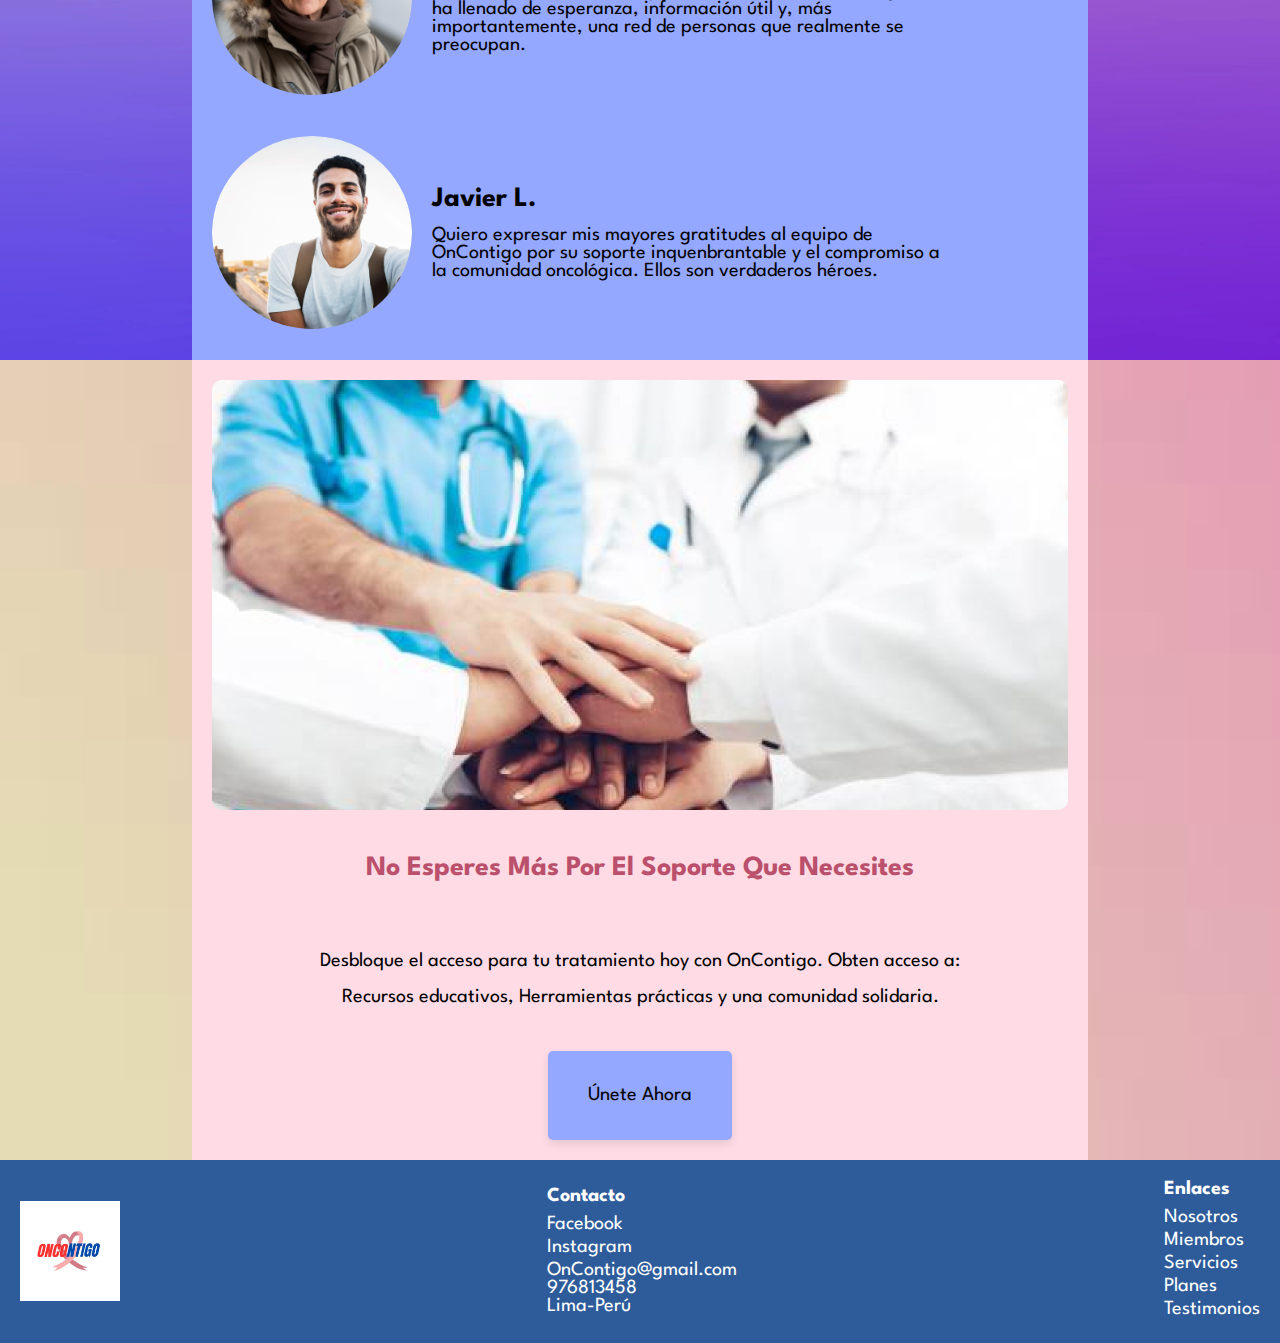
<file: indexES.html>
<!DOCTYPE html>
<html lang="es">
<head>
    <meta charset="UTF-8">
    <meta http-equiv="X-UA-Compatible" content="IE=edge">
    <meta name="viewport" content="width=device-width, initial-scale=1.0">
    <meta name="description" content="OnContigo is a digital platform that provides support and resources for cancer patients.">
    <meta name="keywords" content="cancer, cancer research, cancer support, cancer support platform, cancer support services, cancer support services, cancer support services, cancer support services, cancer support services, cancer support services, cancer support services, cancer support services, cancer support services, cancer support services, cancer support services, cancer support services, cancer support services, cancer support services, cancer support services">
    <meta name="author" content="Los Ramos">

    <link rel="icon" href="img/oncontigologo.png">
    <link rel="stylesheet" href="styles.css">
    <link rel="preconnect" href="https://fonts.googleapis.com">
    <link rel="preconnect" href="https://fonts.gstatic.com" crossorigin>
    <link href="https://fonts.googleapis.com/css2?family=League+Spartan:wght@100..900&display=swap" rel="stylesheet">
    <title>OnContigo</title>
    
</head>
<body>
    <header class="header">
        <div class="logo">
            <img src="img/oncontigologo.png" alt="logo-oncontigo">
        </div>
        <button class="hamburger" aria-label="Open Menu" onclick="displayMenu()">☰</button>
        <nav>
            <ul id="nav-links" class="nav-links">
                <li><a href="#about-us">Nosotros</a></li>
                <li><a href="#members">Miembros</a></li>
                <li><a href="#services">Servicios</a></li>
                <li><a href="#plans">Planes</a></li>
                <li><a href="#testimonials">Testimonios</a></li>
           </ul>            
        </nav>
            <ul class="nav-btn">
                <a class="btn switcher" onclick="location.href='index.html'"><button>EN/ES</button></a>
                <a class="btn" onclick="location.href='https://onc-frontend-202401.web.app/'"><button>Iniciar Sesión</button></a>
                <a class="btn" onclick="location.href='https://onc-frontend-202401.web.app/'"><button>Registrarse</button></a>
            </ul>
    </header>
    <main>
        <section class="full-width-image-section-1">
            <div class="column">
              <div class="square-to-app-web">
                <h1>TRABAJANDO POR TU SALUD</h1>
                <p>OnContigo te proveerá <br><br>herramientas y soporte para que navegues <br><br>tu viaje oncológico.</p>
                <button onclick="location.href='https://onc-frontend-202401.web.app/'">Inicia con nosotros</button>
              </div>
            </div>
            <div class="column">
              <div class="img-logo-first">
                    <img src="img/icon-oncontigo.png" alt="logo-oncontigo" width="50%">
              </div>
            </div>  
          </section>

          <section id="about-us" class="full-width-image-section-2">
            <div class="square-about-us">
                <h2>Nosotros</h2>
                <h3>Nuestra Visión</h3>
                <p>Es dirigir la transformación digital <br><br>de la salud, creando un ecosistema<br><br>global centrado en el paciente.</p>
                <h3>Nuestra Missión</h3>
                <p>Es ser la vanguardia de la revolución<br><br>digital de la salud, creando un<br><br>un centro global para el cuidado<br>
                    <br>del cáncer centrado en los<br><br>pacientes.</p>
           
            </div>
          </section>


          <section id="members" class="full-width-image-section-3">
            <div class="square-members">
                <!-- Fila para el título -->
                <div class="members-title">
                  <h2>Miembros</h2>
                </div>
            
                <!-- Fila para los miembros (primer fila de imágenes) -->
                <div class="members-row">
                  <div class="member">
                    <img src="img/members/juan.png" alt="Juan Ramos">
                    <p>Juan Ramos</p>
                  </div>
                
                  <div class="member">
                    <img src="img/members/alexandra.png" alt="Alexandra Ramos">
                    <p>Alexandra Ramos</p>
                    </div>
                </div>
            
                <!-- Fila para los miembros (segunda fila de imágenes) -->
                <div class="members-row">
                  <div class="member">
                    <img src="img/members/gustavo.png" alt="Gustavo Pardo">
                    <p>Gustavo Pardo</p>
                  </div>
                  <div class="member"> 
                    <img src="img/members/diego.png" alt="Diego Acuña">
                    <p>Diego Acuña</p>
                  </div>
                  <div class="member">
                    <img src="img/members/renzo.png" alt="Renzo Ramos">
                    <p>Renzo Ramos</p>
                  </div>
                </div>
              </div>
          </section>
          <section id="services" class="full-width-image-section-4">
            <div class="square-our-services">
              <!-- Fila para el título -->
              <div class="services-title">
                <h2>Servicios</h2>
              </div>
              
              <!-- Segunda fila: Appointment Calendar -->
              <div class="services-row">
                <div class="service-image">
                    <!-- La imagen aquí es meramente ilustrativa; reemplaza 'path-to-your-image' con la ruta correcta -->
                    <img src="img/services-clock.png" alt="Appointment Calendar">
                  </div>
                <div class="service-text">
                  <h3>Calendario de Citas</h3>
                  <p>Mantente al tanto de tus citas médicas<br><br>con nuestro calendario integrado. Nunca pierdas una<br><br>cita importante de nuevo mientras te<br><br>enfocas en tu recuperación.</p>
                </div>
             
              </div>
          
              <!-- Tercera fila: Medical Reminders -->
              <div class="services-row">
                <div class="service-text">
                  <h3>Recordatorios de Medicamentos</h3>
                  <p>Nunca te olvides de tomar tus medicinas a tiempo.<br><br>Establece recordatorios personalizados para asegurar<br><br>que sigas tu régimen de medicamentos<br><br>consistentemente.</p>
                </div>
                <div class="service-image">
                  <!-- La imagen aquí es meramente ilustrativa; reemplaza 'path-to-your-image' con la ruta correcta -->
                  <img src="img/services-clock2.png" alt="Medical Reminders">
                </div>
              </div>
            </div>
          </section>
          <section class="full-width-image-section-5">
            <div class="square-our-services-2">
              
              <!-- Segunda fila: Appointment Calendar -->
              <div class="services-row">
                <div class="service-image">
                    <!-- La imagen aquí es meramente ilustrativa; reemplaza 'path-to-your-image' con la ruta correcta -->
                    <img src="img/services-write.png" alt="Appointment Calendar">
                  </div>
                <div class="service-text">
                  <h3>Recursos Informativos</h3>
                  <p>Accede a una alta variedad de recursos educativos<br><br>sobre el cáncer y su tratamiento. Mantente informado<br><br>y actualizado con contenido citado por profesionales.</p>
                </div>
             
              </div>
          
              <!-- Tercera fila: Medical Reminders -->
              <div class="services-row">
                <div class="service-text">
                  <h3>Ver periodo de tratamiento</h3>
                  <p>Podrás ver información sobre tu periodo de<br><br>tratamiento, como el tiempo estimado para<br><br>siguiente etapa.</p>
                </div>
                <div class="service-image">
                  <!-- La imagen aquí es meramente ilustrativa; reemplaza 'path-to-your-image' con la ruta correcta -->
                  <img src="img/services-write2.png" alt="Medical Reminders">
                </div>
              </div>
            </div>
          </section>
          <section id="plans" class="full-width-image-section-6">
            <div class="square-plans">
              <!-- Títulos de las columnas (puedes agregar más si es necesario) -->
              <div class="plans-header">
                Planes
            </div>
              <div class="plans-header">
                <img src="img/plan-basic.png" alt="Basic Plan">

              </div>
              <div class="plans-header">
                <img src="img/plan-premium.png" alt="Premium Plan">
              </div>
              <div class="plans-header">
                <img src="img/plan-pro-service.png" alt="ProService Plan">
              </div>
              
              <!-- Items de la lista (replica esta estructura para cada fila que necesites) -->
              <div class="plans-item " >Acceso a los recursos informativos</div>
              <div class="plans-check">
                <img src="img/check.png" alt="Check">
              </div>
              <div class="plans-check">
                <img src="img/check.png" alt="Check">
              </div>
              <div class="plans-check">
                <img src="img/check.png" alt="Check">
              </div>
          
              <!-- Continúa con más filas según sea necesario -->
              <div class="plans-item">Recordatorios de Citas</div>
              <div class="plans-check">
                <img src="img/check.png" alt="Check">
              </div>
              <div class="plans-check">
                <img src="img/check.png" alt="Check">
              </div>
              <div class="plans-check">
                <img src="img/check.png" alt="Check">
              </div>


              <div class="plans-item">Recordatorios de Medicinas</div>
              <div class="plans-check"> <img src="img/check.png" alt="Check"> </div>
              <div class="plans-check"> <img src="img/check.png" alt="Check"></div>
              <div class="plans-check"> <img src="img/check.png" alt="Check"></div>


              <div class="plans-item">Acceso al Chat</div>
              <div class="plans-check"> <img src="img/check.png" alt="Check"></div>
              <div class="plans-check"> <img src="img/check.png" alt="Check"></div>
              <div class="plans-check"> <img src="img/check.png" alt="Check"></div>
              <div class="plans-item">Ver periodo de tratamiento</div>
              <div class="plans-check"></div>
              <div class="plans-check"> <img src="img/check.png" alt="Check"></div>
              <div class="plans-check"> <img src="img/check.png" alt="Check"></div>
              <div class="plans-item">Acceso a nutrición personalizada</div>
              <div class="plans-check"></div>
              <div class="plans-check"> <img src="img/check.png" alt="Check"></div>
              <div class="plans-check"> <img src="img/check.png" alt="Check"></div>
              <div class="plans-item">Prioridad de soporte</div>
              <div class="plans-check"></div>
              <div class="plans-check"></div>
              <div class="plans-check"> <img src="img/check.png" alt="Check"></div>
              <div class="plans-item">Acceso a Oncoach</div>
              <div class="plans-check"></div>
              <div class="plans-check"></div>
              <div class="plans-check"> <img src="img/check.png" alt="Check"></div>
            </div>
          </section>

          <section id="testimonials" class="full-width-image-section-7">
            <div class="square-testimonials">
              <!-- Título de la sección -->
              <h2 class="testimonials-title">Testimonios</h2>
              
              <!-- Testimonio 1 -->
              <div class="testimonial">
                <img src="img/maria.png" alt="María S.">
                <div class="testimonial-text">
                  <h3>María S.</h3>
                  <p>OnContigo no solo me proveyó con recursos prácticos, pero también me con una comunidad increíble de personas que entendían lo que estaba pasando. Gracias por hacer una diferencia en mi vida.</p>
                </div>
              </div>
              
              <!-- Testimonio 2 -->
              <div class="testimonial">
                <img src="img/ana.png" alt="Ana M.">
                <div class="testimonial-text">
                  <h3>Ana M.</h3>
                  <p>OnContigo ha sido un compañero constante en este viaje. Me ha llenado de esperanza, información útil y, más importantemente, una red de personas que realmente se preocupan.</p>
                </div>
              </div>
              
              <!-- Testimonio 3 -->
              <div class="testimonial">
                <img src="img/javier.png" alt="Javier L.">
                <div class="testimonial-text">
                  <h3>Javier L.</h3>
                  <p>Quiero expresar mis mayores gratitudes al equipo de OnContigo por su soporte inquenbrantable y el compromiso a la comunidad oncológica. Ellos son verdaderos héroes.</p>
                </div>
              </div>
            </div>
          </section>
          <section class="full-width-image-section-8">
            <div class="square-call-to-action">
              <!-- Fila para la imagen -->
              <div class="call-to-action-image"></div> <!-- La imagen se establece en el CSS -->
              <!-- Fila para el título -->
              <h2 class="call-to-action-title">No Esperes Más Por El Soporte Que Necesites</h2>
              <!-- Fila para el texto -->
              <p class="call-to-action-text">Desbloque el acceso para tu tratamiento hoy con OnContigo. Obten acceso a:<br><br>Recursos educativos, Herramientas prácticas y una comunidad solidaria.</p>
              <!-- Fila para el botón -->
              <button onclick="location.href='https://onc-frontend-202401.web.app/'" class="call-to-action-button">Únete Ahora</button>
            </div>
          </section>
          <footer class="footer">
            <div class="footer-logo">
              <!-- Coloca aquí el logo de la empresa -->
              <img src="img/oncontigologo.png" alt="OnContigo Logo">
            </div>
            <div class="footer-contact">
              <h4>Contacto</h4>
              <a href="https://www.facebook.com/" target="_blank">Facebook</a>
              <a href="https://www.instagram.com/" target="_blank">Instagram</a>
              <p>OnContigo@gmail.com</p>
              <p>976813458</p>
              <p>Lima-Perú</p>
            </div>
            <div class="footer-links">
              <h4>Enlaces</h4>
              <a href="#about-us">Nosotros</a>
              <a href="#members">Miembros</a>
              <a href="#services">Servicios</a>
              <a href="#plans">Planes</a>
              <a href="#testimonials">Testimonios</a>
            </div>
            
          </footer>
          
    </main>
</body>
</html>
<script>
    function displayMenu(e) {
        let list = document.getElementById('nav-links');
        console.log(list);
        if (list.style.display === "none") {
            list.style.display = "block";
        } else {
            list.style.display = "none";
        }
    }
</script>
</file>
<file: styles.css>
@import url('https://fonts.googleapis.com/css2?family=Nunito:wght@400;800&display=swap');

*{
    box-sizing: border-box;
    margin: 0;
    padding: 0;
    font-family: "League Spartan", sans-serif;
    font-size: 20px;
}

body{
    background-color: #ffffff;
}

.header{
    background-color: #FF94B0;
    display: flex;
    justify-content: space-between;
    align-items: center;
    height: 85px;
    width: 100vw;
    z-index: 999;
    padding: 5px 10%;
    position: fixed;
}

.header .logo{
    cursor: pointer;
}

.header .logo img{
    height: 70px;
    width: auto;
    transition: all 0.3s;
}

.header .logo img:hover{
    transform: scale(1.2);
}
.main-row{
    display:flex;
}
.col{
    flex-grow:1;
    margin:0px 2px;
}
.bg-strong-pink{
    background-color: #FF94B0;
}
.header .nav-links{
    list-style: none;
}

.header .nav-links li{
    display: inline-block;
    padding: 0 20px;    
}

.header .nav-links li:hover{
    transform: scale(1.1);
}

.header .nav-links a{
    font-size: 700;
    color: #eceff1;
    text-decoration: none;    
}

.header .nav-links li a:hover{
    color: #f02a5f;
}


.header .nav-btn{
    list-style: none;
}

.header .nav-btn li{
    display: inline-block;
    padding: 0 20px;    
}

.header .nav-btn li:hover{
    transform: scale(1.1);
}

.header .nav-btn a{
    font-size: 700;
    color: #eceff1;
    text-decoration: none;    
}

.header .nav-btn li a:hover{
    color: #f02a5f;
}




.header .btn button{
    font-weight: 700;
    color: #ffffff;
    padding: 9px 25px;
    background: #4A547F;
    border: none;
    border-radius: 52px;
    cursor: pointer;
    transition: all 0.3s ease 0s;
}

.header .btn button:hover{
    background-color: #e2f1f8;
    color: #000000;
    transform: scale(1.1);
}


.hamburger {
    color: #ffffff;
    position: absolute;
    top: 6px;
    right: 10px;
    height: 2rem;
    width: 2rem;
    border: none;
    background: none;
    display: none;

}
@media (max-width: 1205px) {
    .hamburger {
        display: inline-block;
    }
    .nav-links, .nav-btn {
        display: none;
    }

    .nav-active {
        display: block;
        position: absolute;
        background-color: #ffffff;
        top: 85px;
        left: 0;
        right: 0;
        text-align: center;
    }

    .nav-links li, .nav-btn li {
        display: block;
        margin: 10px 0;
    }

    .nav-links a, .nav-btn a {
        display: block;
        color: #000000;
    }
}


/*SECTION 1 FULL IMAGE*/

.full-width-image-section-1 {
    position: relative;
    display: flex;
    background: url('img/image-landing2.png');
    background-size: cover;
    height: 962px;
    width: 100%;
   
  }

  
  .column {
    position: relative;
    flex: 1;
    display: flex;
    justify-content: center;
    align-items: center;
  }
  
  .square-to-app-web {
    width: 80%;
    height: 70%;
    background-color: #FFDCE5;
    display: flex;
    flex-direction: column;
    justify-content: center;
    align-items: center;
    padding: 20px;
    box-sizing: border-box;
    border-radius: 20px;
    padding-left: 50px;
    
  }
  
  .square-to-app-web h1 {
    color: #4A547F;
    font-weight:700;
    flex: 3;
    width: 100%; 
    margin: 0; 
    display: flex;
    justify-content: center;
    align-items: center;
    text-align: left;
    font-size: 4.6em;
    padding-top:0.5em;
  }
  
  
  .square-to-app-web p {
    color: #000000;
    flex-basis: 0%; 
    flex-grow: 5; 
    align-self: stretch; 
    display: flex;
    align-items: center;
    font-weight:400;
    text-align: left;
    font-size: 2em;
  }
  
  .square-to-app-web button {
    background-color: #95A8FF;
    color: #4A547F;
    font-weight: 800;
    border: none;
    padding: 10px 20px;
    border-radius: 20px;
    cursor: pointer;
    font-size: 1.5em;
    transition: background-color 0.3s ease;
    align-self: flex-start; 
    flex-basis:10%;
    flex-grow: 0;

  }
  
  .img-logo-first{
  
    display: flex;
    flex-direction: column;
    justify-content: center;
    align-items: center;
  }


@media (max-width: 800px) {
    /* Hace que la sección tenga una disposición en columna */
    .full-width-image-section-1 {
      flex-direction: column-reverse;
      width: auto; 
      height: auto;
    }
  
    /* Ajusta las columnas para que tomen el ancho completo en dispositivos más pequeños */
    .column {
      width: 100%;
      justify-content: center;
      align-items: center;
      padding: 20px 0; 
    }
  
 
    .square-to-app-web {
      width: 70%; 
      height: auto; 
      padding: 20px;
      
      box-sizing: border-box;
      justify-content: center;
      text-align: center; 
    }
  
    
    .square-to-app-web h1 {
      font-size: 1.5em;
      padding-top: 0.2em;;
      justify-content: center;
    }
    .square-to-app-web p {
      font-size: 1em;
      padding-top: 0.2em;
      justify-content: center; 
    }
    .square-to-app-web button {
      font-size: 1em; 
      padding: 5px 10px;
      justify-content: center; 
    }
  
   
    .img-logo-first img {
      width: 50%; 
      margin: 0 auto; 
    }
    
    
  }
  
  /*SECTION 2 FULL IMAGE*/
  .full-width-image-section-2 {
    position: relative;
    display: flex;
    justify-content: center; 
    align-items: center;
    background: url('img/image-landing-section-2.png'); 
    background-size: cover;
    height: 950px;
    width: 100%;
  }
  
  .square-about-us {
    background-color: #4A547F;
    width: 30%;
    min-width: 293px;
    height: 100%;
    display: flex;
    flex-direction: column;
    box-sizing: border-box;
  }
  
  
  .square-about-us h2 {
    flex: 1; 
    margin: 0;
    font-size: 2em; 
    color: white;
    display: flex;
    padding-top: 10%;
    align-items: center;
    justify-content: center;
  }
  
  
  .square-about-us h3 {
    flex: 1; 
    margin: 0;
    font-size: 1.5em; 
    color: white;
    display: flex;
    align-items: center;
    justify-content: center;
  }
  
  
  .square-about-us p {
    flex: 2; 
    margin: 0;
    font-size: 1em; 
    color: white;
    display: flex;
    align-items: center;
    justify-content: center;
    padding-right: 15%;
    padding-left: 15%;
  }
  


  /*SECTION 3*/
  .full-width-image-section-3 {
    position: relative;
    display: flex;
    justify-content: center;
    align-items: center;
    background: url('img/image-landing-section-3.png');
    background-size: cover;
    height: 800px;
    width: 100%;
  }
  
  .square-members {
    background-color: #95A8FF;
    width: 70%;
    height: 100%;
    display: flex;
    flex-direction: column;
    padding: 20px;
    box-sizing: border-box;
    gap: 20px;
  }
  
  .members-title {
    flex: 1; 
    display: flex;
    justify-content: center;
    align-items: center;
  
  }
  .members-title h2 {
   
    font-weight: 700;
    font-size: 2em 
  }
  .members-row {
    flex: 2; 
    display: flex;
    justify-content: space-around;
    align-items: center;
    gap: 10px; 
  }
  
  .member {
    
    flex: 1; 
    display: flex;
    flex-direction: column;
    justify-content: center;
    align-items: center;
    text-align: center;
  }
  .member img {
    width: 250px; 
    height: auto; 
    border-radius: 5%; 
    
  }
  
  .member p {
   
    width: 100%;
    padding-top: 1rem;
    font-weight: 600;
    overflow-wrap: break-word;

  }
@media (max-width: 800px) {
    .square-members {
        width: 100%;
    }

    .member img {
        width: 90%;

    }
}

  /*SECTION 4*/
  .full-width-image-section-4 {
    position: relative;
    display: flex;
    justify-content: center;
    align-items: center;
    background: url('img/image-landing-section-4.png');
    background-size: cover;
    height: 800px;
    width: 100%;
  }
  .square-our-services {
    background-color: #FFDCE5;
    width: 70%;
    height: 100%; 
    display: flex;
    flex-direction: column;
    padding: 20px;
    box-sizing: border-box;
    gap: 20px; 
  }

  .services-title  {
    flex: 1;
    display: flex;
    flex-direction: column;
    justify-content: center;
    align-items: center;
    text-align: center;
    
  }
  .services-title h2 {
    font-weight: 700;
    font-size: 2em;
    
  }


.services-row {
    flex: 4; 
    display: flex;
    justify-content:center;
    align-items: center;
    gap: 10px; 

    
  }
  
  .service-text {
    flex: 5; 
    display: flex;
    flex-direction: column;
    justify-content: center;
    align-items: center;
    text-align: center;
    

  }
  .service-text h3 {
    font-weight: 700;
    font-size: 1.5em;
    
  }
  .text-center{
      text-align: center;
  }
  .service-text p {
    padding: 1em;
    font-weight: 500;
  }
  .service-image {
    flex: 5;
    
    display: flex;
    flex-direction: column;
    justify-content: center;
    align-items: center;
   
  }
  
  .service-image img {
    width: 70%; 
    height: auto; 
  }

@media (max-width: 800px) {
    .full-width-image-section-4 {
        height: 120%;
    }

    .square-our-services {
      width: 100%;
    }
}
  /*SECTION 5*/

  .full-width-image-section-5 {
    position: relative;
    display: flex;
    justify-content: center;
    align-items: center;
    background: url('img/image-landing-section-3.png');
    background-size: cover;
    height: 800px;
    width: 100%;
  }
  .square-our-services-2 {
    background-color:#95A8FF;
    width: 70%;
    height: 100%; 
    display: flex;
    flex-direction: column;
    padding: 20px;
    box-sizing: border-box;
    gap: 20px; 
  }

@media (max-width: 800px) {
    .full-width-image-section-5 {
        height: 120%;
    }

    .square-our-services-2 {
        width: 100%;
    }
}

  /*SECTION 6*/
  .full-width-image-section-6 {
    justify-content: center;
    align-items: center;
    background: url('img/image-landing-section-4.png');
    background-size: cover;
    width: 100%;
      margin:0 auto;
  }
  .bg-soft-pink {
      background-color:#FFDCE5;
  }
.bg-soft-pink2 {
    background-color:#FFBBCD;
}
  .plan-img{
      background-size: cover;
      height: 100px;
      width: 100px;
      margin: 0 auto;
  }
  .check-img{
      background-size: cover;
      height: 50px;
      width: 50px;
      margin: 0 auto;

  }
  .square-plans{
      margin: 0 auto;
      padding-top:10px;
      padding-bottom:10px;
      padding-right: 20px;
      padding-left: 10px;
  }
  .plans-header {
    font-weight: bold;
    text-align: center;
    font-size: 1.5em;
    justify-content: center;
    align-items: center;
  }
  
  .plans-item, .plans-check {
    display: flex;
    align-items: center; 
    justify-content: center; 
  }
  .plans-item{
    justify-content: left; 
  }
  .plans-header img{
    width: 100px;
    height: 100px;
    margin-right: 10px;

  }
  /* Estilos para las celdas que tienen la marca de verificación */
  .plans-check img {
    width: 40%;
  }

  /*SECTION 7*/
  .full-width-image-section-7{
    position: relative;
    display: flex;
    justify-content: center;
    align-items: center;
    background: url('img/image-landing-section-3.png');
    background-size: cover;
    height: 800px;
    width: 100%;
  }
  .square-testimonials {
    display: grid;
    grid-template-rows: repeat(4, auto); 
    gap: 20px; 
    background-color: #95A8FF;
    padding: 20px;
    box-sizing: border-box;
    width: 70%;
    height: 100%;
    margin: auto;
  }
  
  .testimonials-title {
    grid-row: 1; 
    text-align: center;
    font-size: 2em;
    display: flex;
    flex-direction: column;
    justify-content: center;
    align-items: center;
   
  }
  
  .testimonial {
    display: flex;
    align-items: center; 
    gap: 20px; 
  }
  
  .testimonial img {
    border-radius: 50%;
    flex-basis: 40%; 
    max-width: 200px; 
    height: auto; 
    object-fit: cover;
  }
  
  .testimonial-text {
    flex-basis: 60%;

  }
  
  .testimonial-text h3 {
    margin-top: 0;
    margin-bottom: 0.5em; 
    font-size:1.4rem;
   
  }
  

  /* Responsive design */
  @media (max-width: 800px) {
    .full-width-image-section-7{
        height: 200%;
    }

    .square-testimonials {
      width: 100%; 
    }
  
    .testimonial {
      flex-direction: column; 
      text-align: center;
    }
    
    .testimonial img {
      margin: 0 auto; 
    }
  }
  /* SECTION 8 */

  .full-width-image-section-8 {
    position: relative;
    display: flex;
    justify-content: center;
    align-items: center;
    background: url('img/image-landing-section-4.png');
    background-size: cover;
    height: 800px;
    width: 100%;
  }
  .square-call-to-action {
    background-color:#FFDCE5;
    width: 70%;
    height: 100%;
    display: flex;
    flex-direction: column;
    padding: 20px;
    box-sizing: border-box;
    gap: 20px; 
  }
  .call-to-action-image {
    flex-grow: 1; 
    background: url('img/doctor-hands.png') no-repeat center center;
    background-size: cover;
    border-radius: 10px; 
    width: 100%;
    height: 50%;
    display: flex;
    flex-direction: column;
    justify-content: center;
    align-items: center
    
  }
  
  .call-to-action-title {
    flex-grow: 1;
    text-align: center;
    margin: 0;
    color: #BB506C;
    display: flex;
    flex-direction: column;
    justify-content: center;
    align-items: center;
    font-size: 1.4em;
  }
  
  .call-to-action-text {
    flex-grow: 1;
    text-align: center;
    margin: 0; 
    display: flex;
    flex-direction: column;
    justify-content: center;
    align-items: center;
  }
  
  .call-to-action-button {
    flex-grow: 1;
    display: flex; 
    justify-content: center; 
    align-items: center; 
    padding: 10px 40px;
    background-color: #95A8FF; 
    color: rgb(0, 0, 0); 
    border: none;
    border-radius: 5px; 
    cursor: pointer;
    max-width: 400px; 
    margin: auto; 
    text-align: center; 
    box-shadow: 0px 4px 8px rgba(0, 0, 0, 0.1); 
  }
  

  @media (max-width: 600px) {
    .square-call-to-action {
      width: 90%;
      padding: 10px;
    }
  
    .call-to-action-button {
      width: 100%; 
    }
  }
  
  .footer {
    display: flex;
    justify-content: space-between;
    background-color: #2E5C9A; 
    padding: 20px;
    color: white;
  }
  
  .footer-logo, .footer-contact, .footer-links {
    display: flex;
    flex-direction: column;
    justify-content: center;
  }
  
  .footer-rights {
    background-color: #243D6C; 
    color: white;
    text-align: center;
    position: absolute;
    bottom: 0;
    width: 100%;
    padding: 10px 0;
  }
  
  .footer-logo img {
    max-width: 100px; 
  }
  
  .footer-contact h4, .footer-links h4 {
    margin-bottom: 10px;
  }
  
  .footer-contact a, .footer-links a {
    color: white;
    text-decoration: none;
    margin-bottom: 5px; 
  }
  
  .footer-contact a:hover, .footer-links a:hover {
    text-decoration: underline;
  }
  
  .footer-rights p {
    margin: 0; 
    font-size: 0.9em;
  }

  /* Language Switch */
</file>
